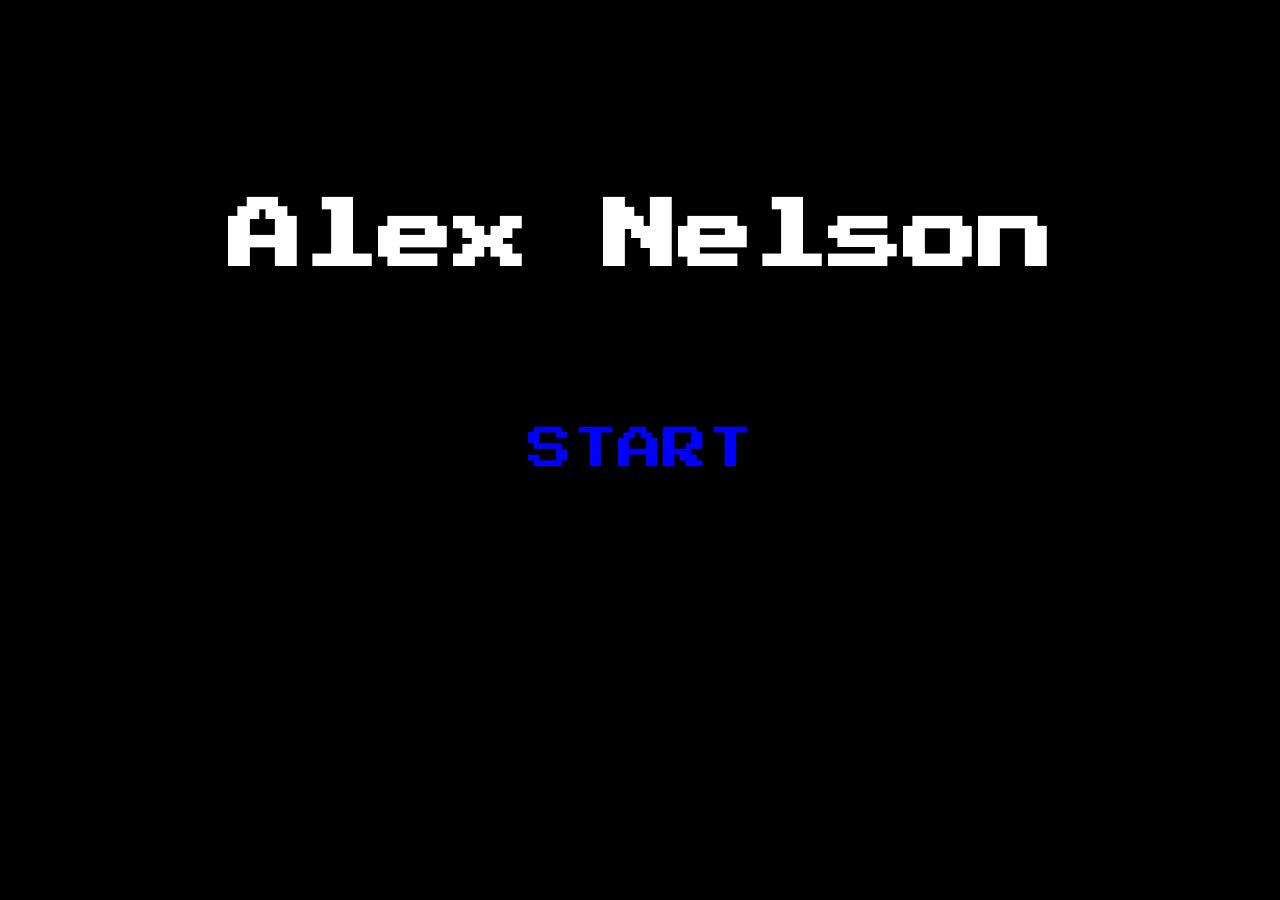
<file: index.html>
<!DOCTYPE html>
<html lang="en">
<head>
    <meta charset="UTF-8">
    <meta name="viewport" content="width=device-width, initial-scale=1.0">
    <title>Alex Nelson</title>
    <link rel="stylesheet" href="css/style.css">
</head>
<body>
    <div id="wrapper">
        <header>
            <h1 id="alex">Alex Nelson</h1>
        </header>
        <main>
            <ul class="menu">
                <li id="start"><a href="menu.html">START</a></li>
            </ul>
        </main>
        <footer>
            
        </footer>
    </div>
</body>
</html>
</file>
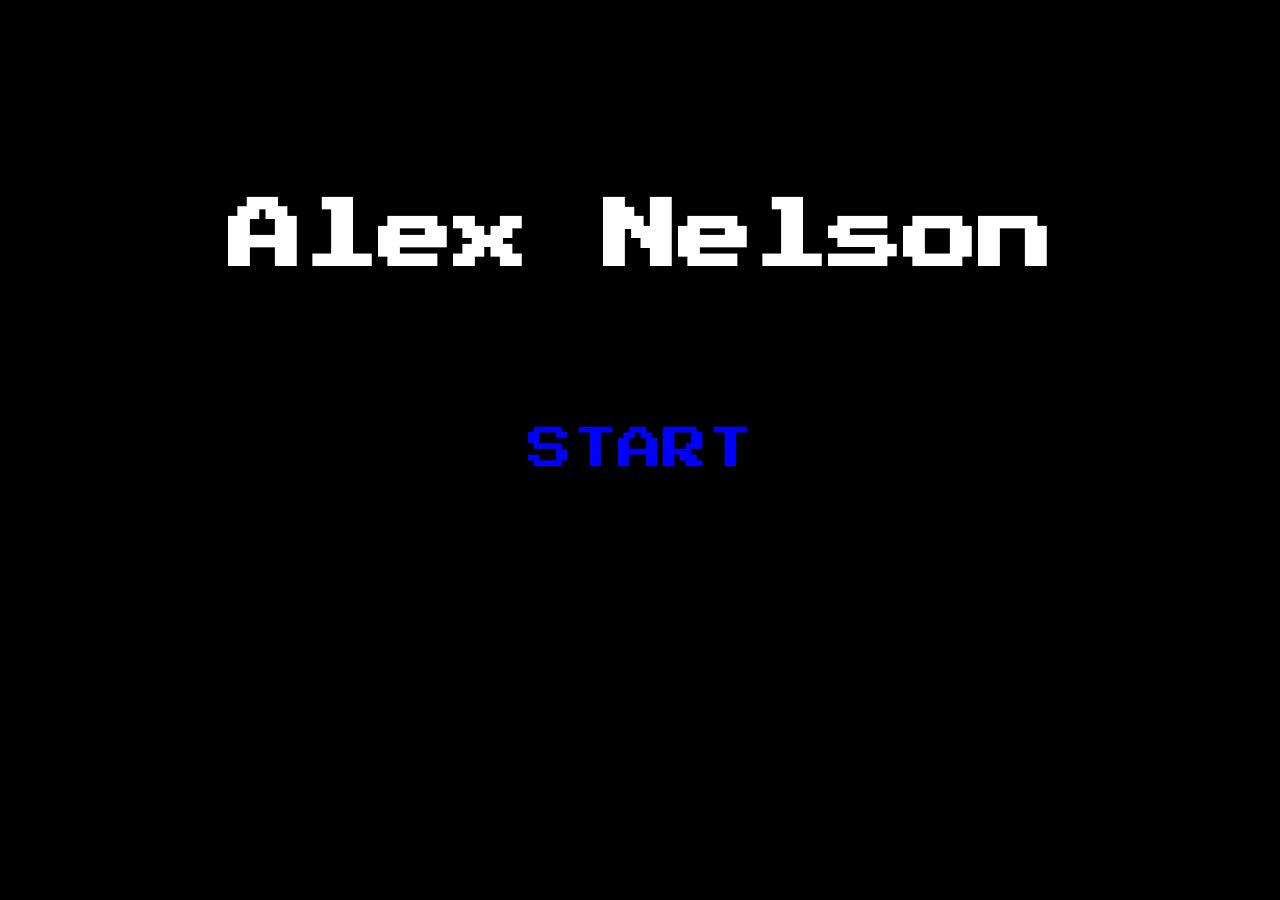
<file: Class Portfolio/index.html>
<!DOCTYPE html>
<html lang="en">
<head>
    <meta charset="UTF-8">
    <meta name="viewport" content="width=device-width, initial-scale=1.0">
    <title>Alex Nelson</title>
    <link rel="stylesheet" href="css/portfolio.css">
</head>
<body>
    <div id="wrapper">
        <header>
            <h1 id="alex">Alex Nelson</h1>
        </header>
        <main>
            <ul class="menu">
                <li id="start"><a href="menu.html">START</a></li>
            </ul>
        </main>
        <footer>
            
        </footer>
    </div>
</body>
</html>
</file>
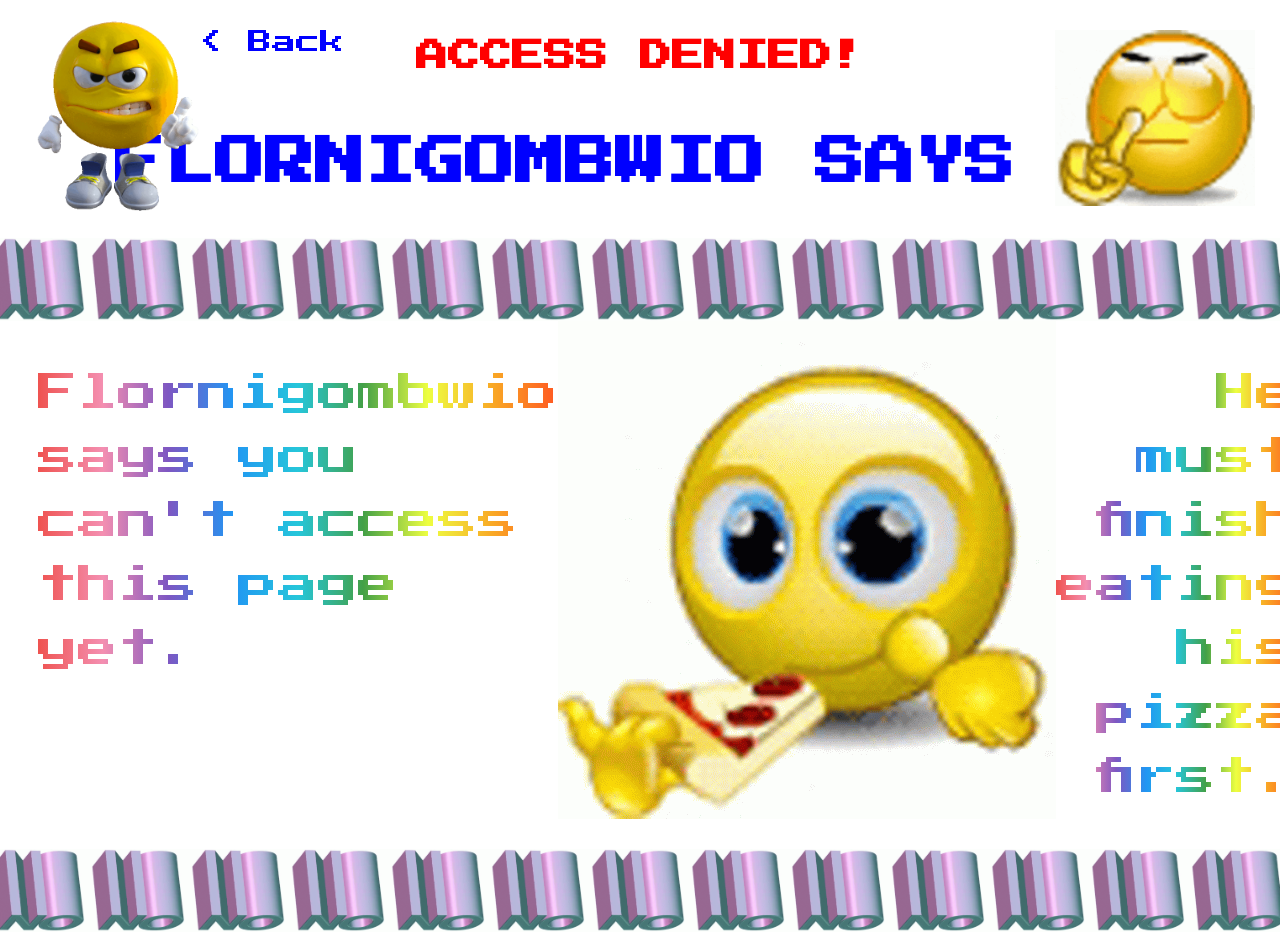
<file: ACCESSDENIED.html>
<!DOCTYPE html>
<html lang="en" onclick="document.getElementById('audio').play();">
<head>
    <meta charset="UTF-8">
    <meta name="viewport" content="width=device-width, initial-scale=1.0">
    <title>ACCESS DENIED</title>
    <link rel="stylesheet" href="css/style.css">
</head>
<body id="white">
    <div id="wrapper">
        <header>
            <h1 id="ad">ACCESS DENIED!</h1>
            <nav>
                <a id="back" href="menu.html">&lt Back</a>
            </nav>
        </header>
        <main>

            <img id="finger1" src="images/no-emotiguy.gif" alt="">

            <img id="finger2" src="images/byuntear-meme.gif" alt="">

            <h2 id="flono">FLORNIGOMBWIO SAYS NO</h2>

            <div class="no">
                <img src="images/NO.gif" alt="">
                <img src="images/NO.gif" alt="">
                <img src="images/NO.gif" alt="">
                <img src="images/NO.gif" alt="">
                <img src="images/NO.gif" alt="">
                <img src="images/NO.gif" alt="">
                <img src="images/NO.gif" alt="">
                <img src="images/NO.gif" alt="">
                <img src="images/NO.gif" alt="">
                <img src="images/NO.gif" alt="">
                <img src="images/NO.gif" alt="">
                <img src="images/NO.gif" alt="">
                <img src="images/NO.gif" alt="">
                <img src="images/NO.gif" alt="">
                <img src="images/NO.gif" alt="">
                <img src="images/NO.gif" alt="">
                <img src="images/NO.gif" alt="">
            </div>

            <div id="decree">
                <p id="flotext1">Flornigombwio says you can't access this page yet.</p>
    
                <img id="flo" src="images/flornigombwio.gif" alt="">
    
                <p id="flotext2">He must finish eating his pizza first.</p>
            </div>
      
            <div class="no">
                <img src="images/NO.gif" alt="">
                <img src="images/NO.gif" alt="">
                <img src="images/NO.gif" alt="">
                <img src="images/NO.gif" alt="">
                <img src="images/NO.gif" alt="">
                <img src="images/NO.gif" alt="">
                <img src="images/NO.gif" alt="">
                <img src="images/NO.gif" alt="">
                <img src="images/NO.gif" alt="">
                <img src="images/NO.gif" alt="">
                <img src="images/NO.gif" alt="">
                <img src="images/NO.gif" alt="">
                <img src="images/NO.gif" alt="">
                <img src="images/NO.gif" alt="">
                <img src="images/NO.gif" alt="">
                <img src="images/NO.gif" alt="">
                <img src="images/NO.gif" alt="">
            </div>

            <audio id="audio" src=""
            preload="auto"
            autoplay
            loop></audio>
        </main>
        <footer>
    
        </footer>
    </div>
</body>
</html>
</file>
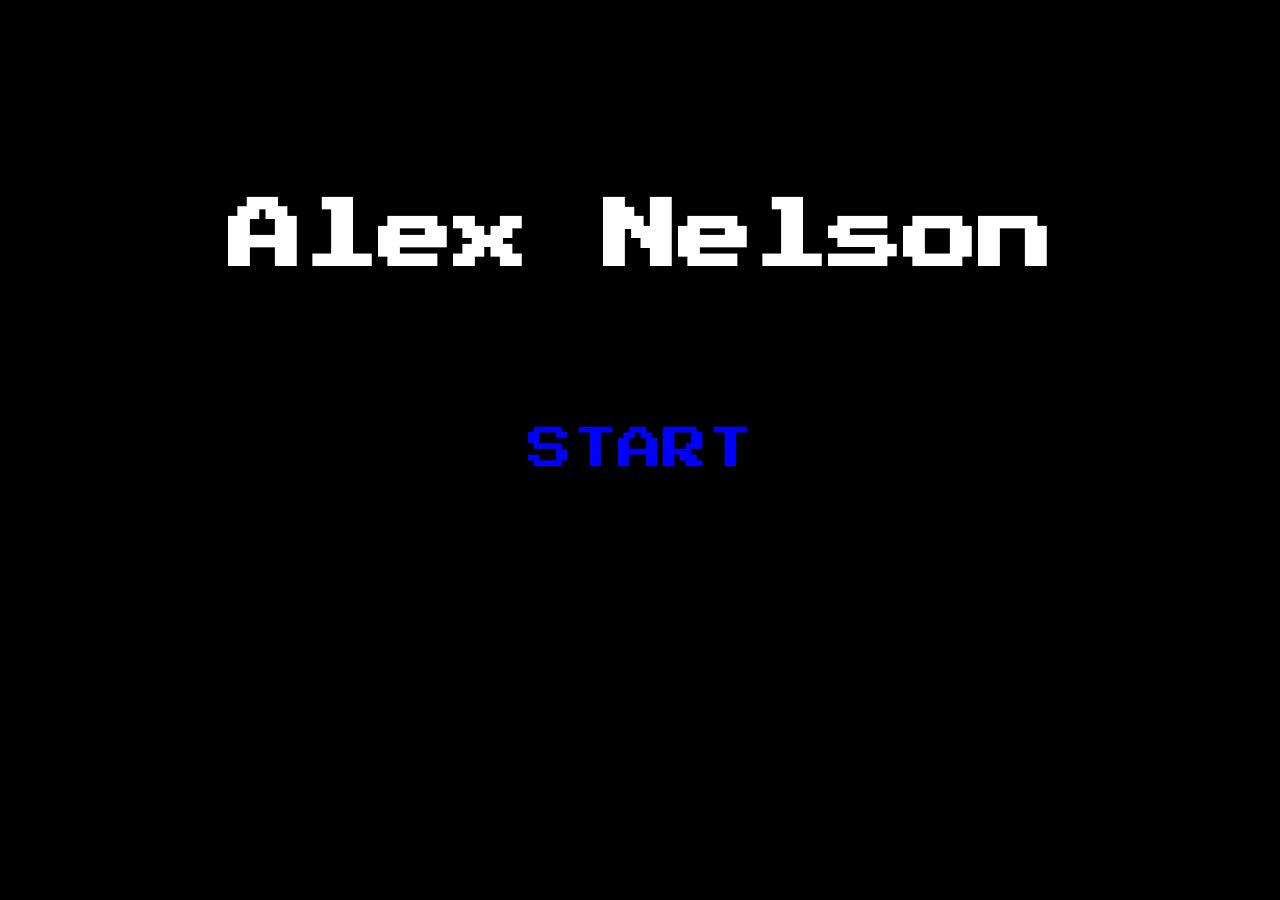
<file: alexnelson.html>
<!DOCTYPE html>
<html lang="en">
<head>
    <meta charset="UTF-8">
    <meta name="viewport" content="width=device-width, initial-scale=1.0">
    <title>Alex Nelson</title>
    <link rel="stylesheet" href="style.css">
</head>
<body>
    <div id="wrapper">
        <header>
            <h1 id="alex">Alex Nelson</h1>
        </header>
        <main>
            <ul class="menu">
                <li id="start"><a href="menu.html">START</a></li>
            </ul>
        </main>
        <footer>
            
        </footer>
    </div>
</body>
</html>
</file>
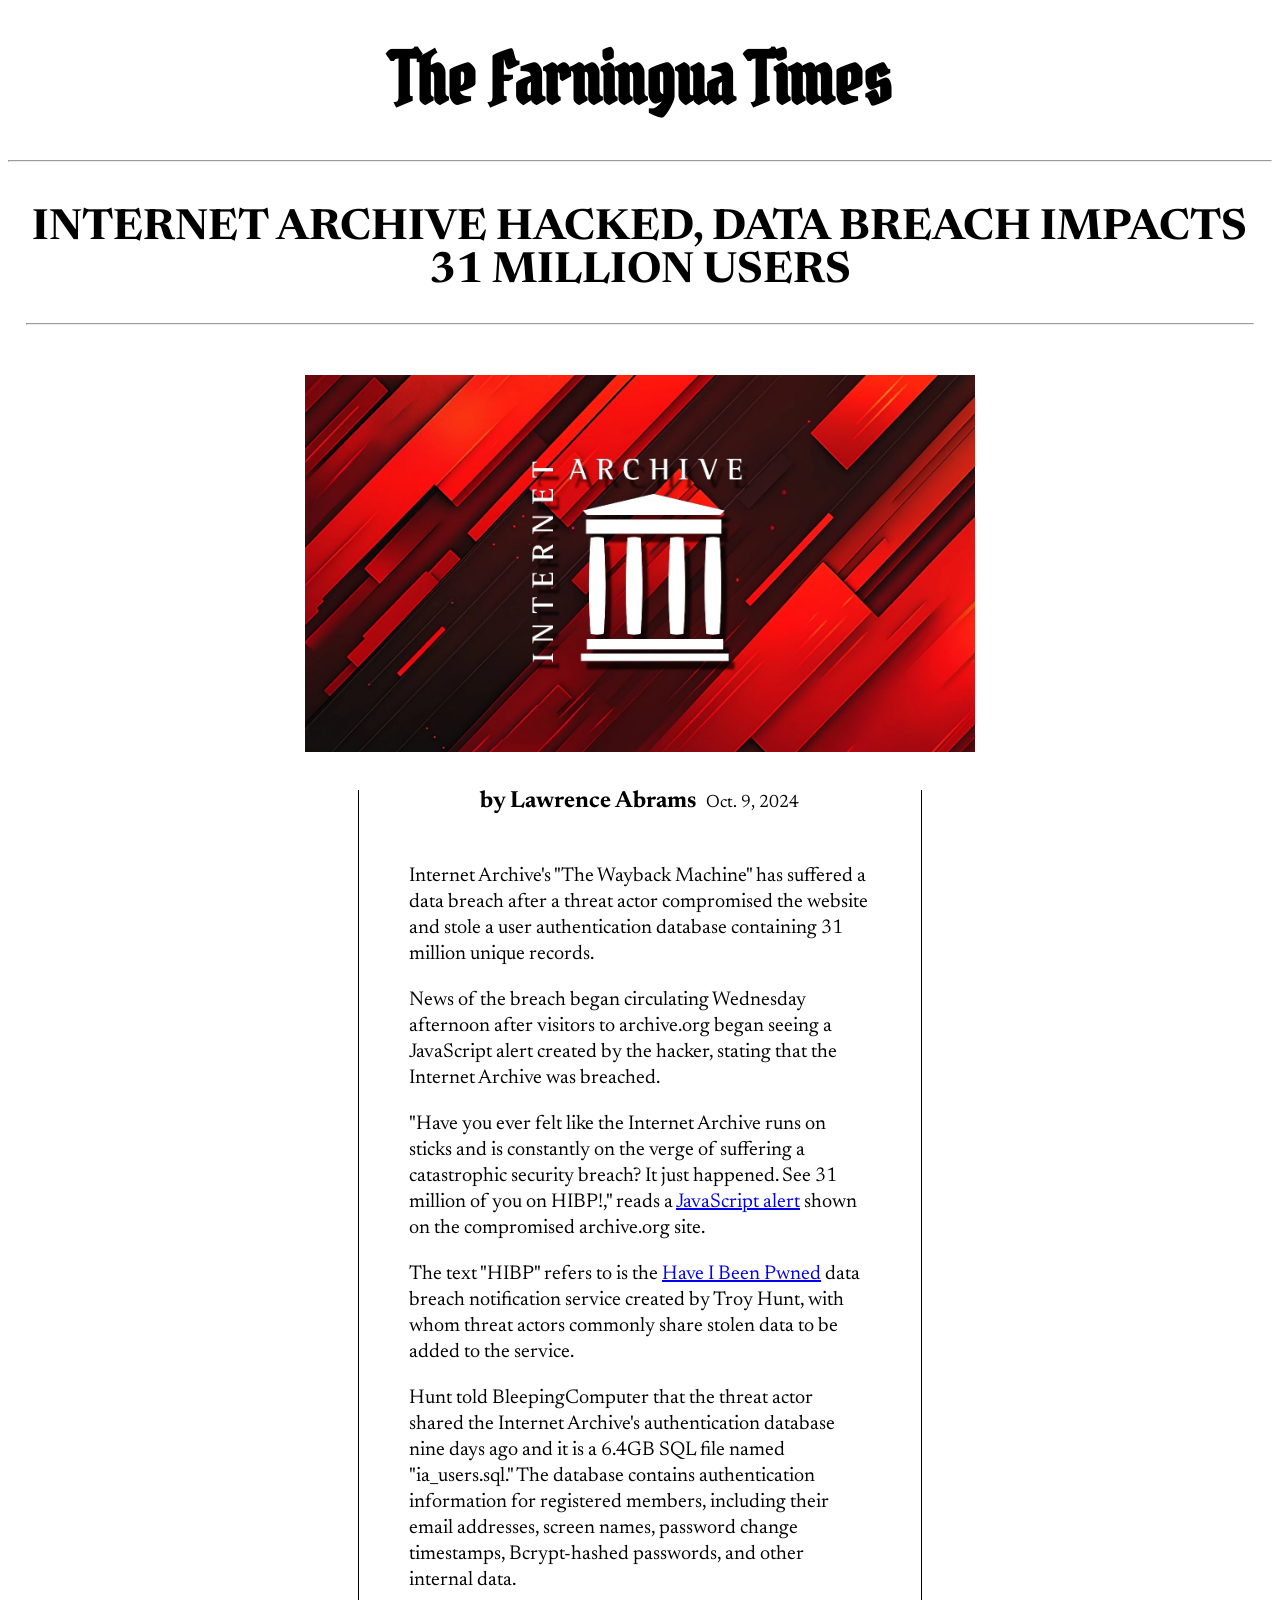
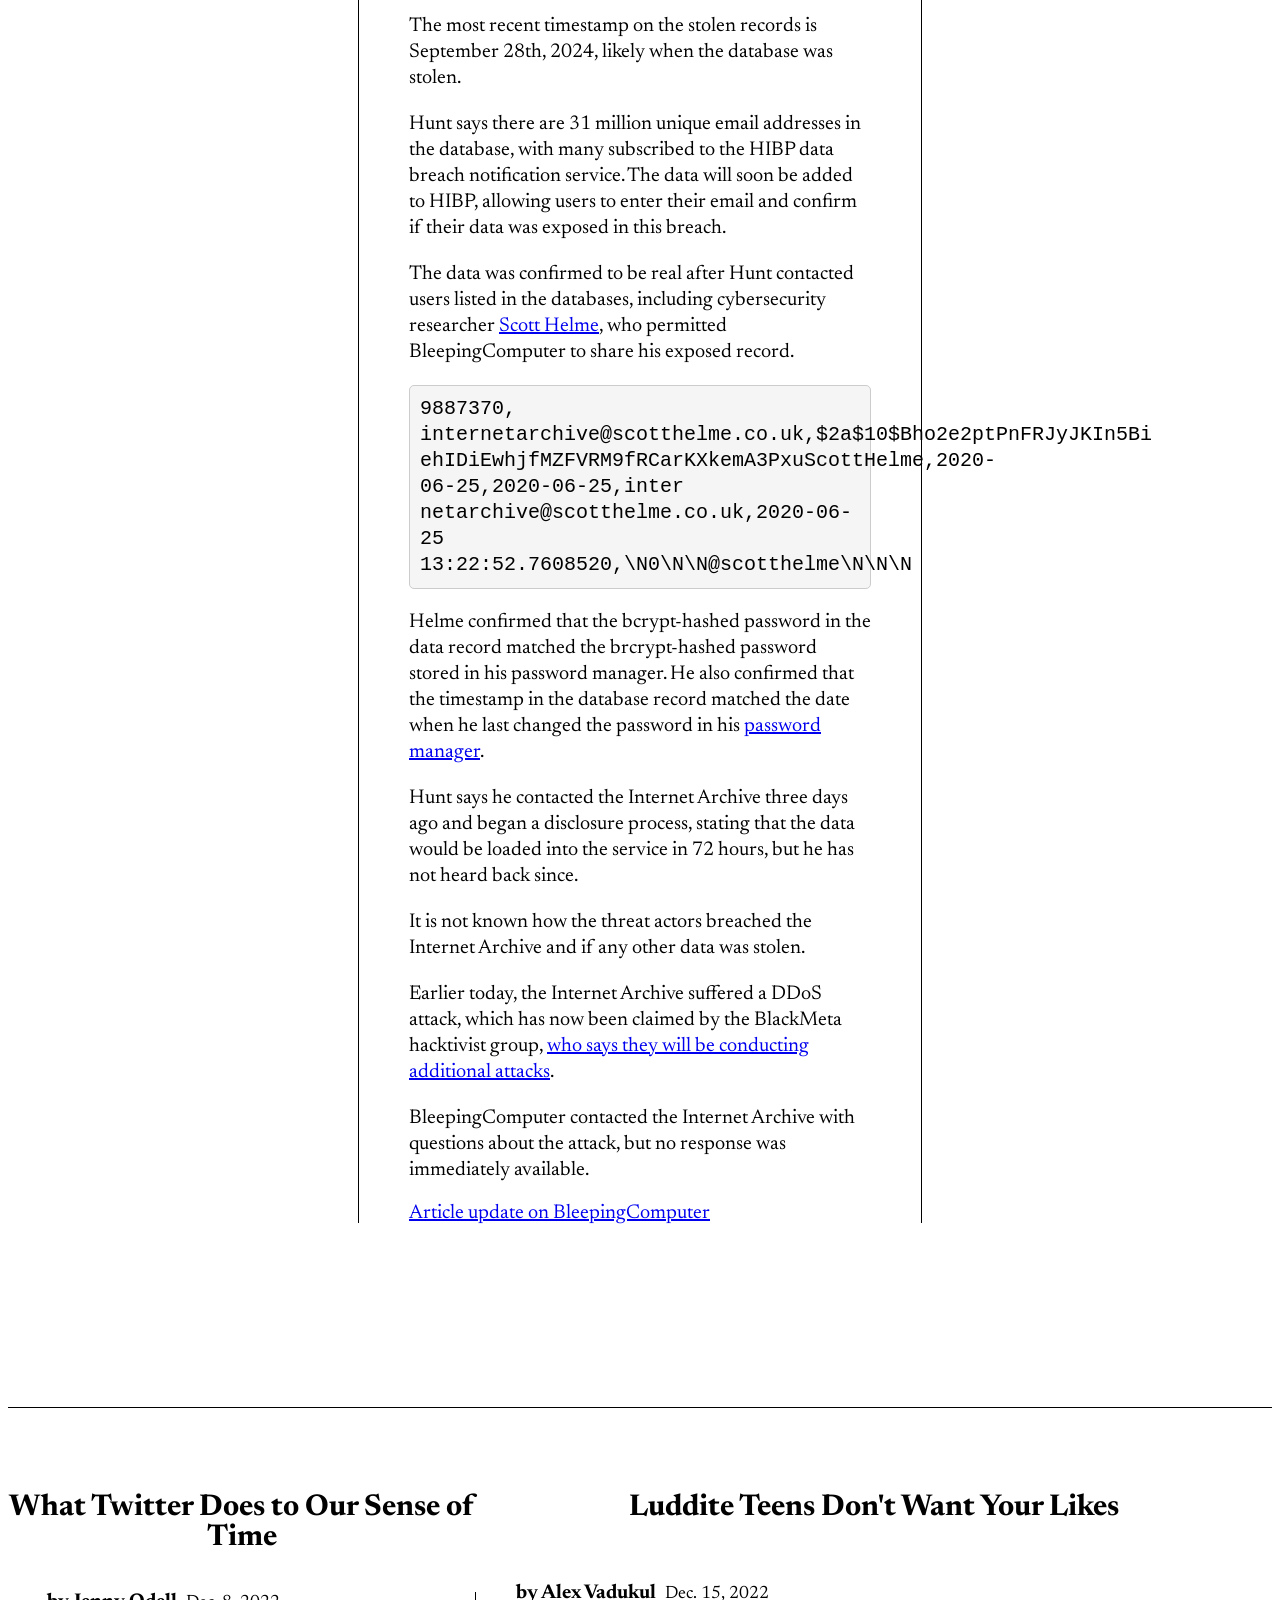
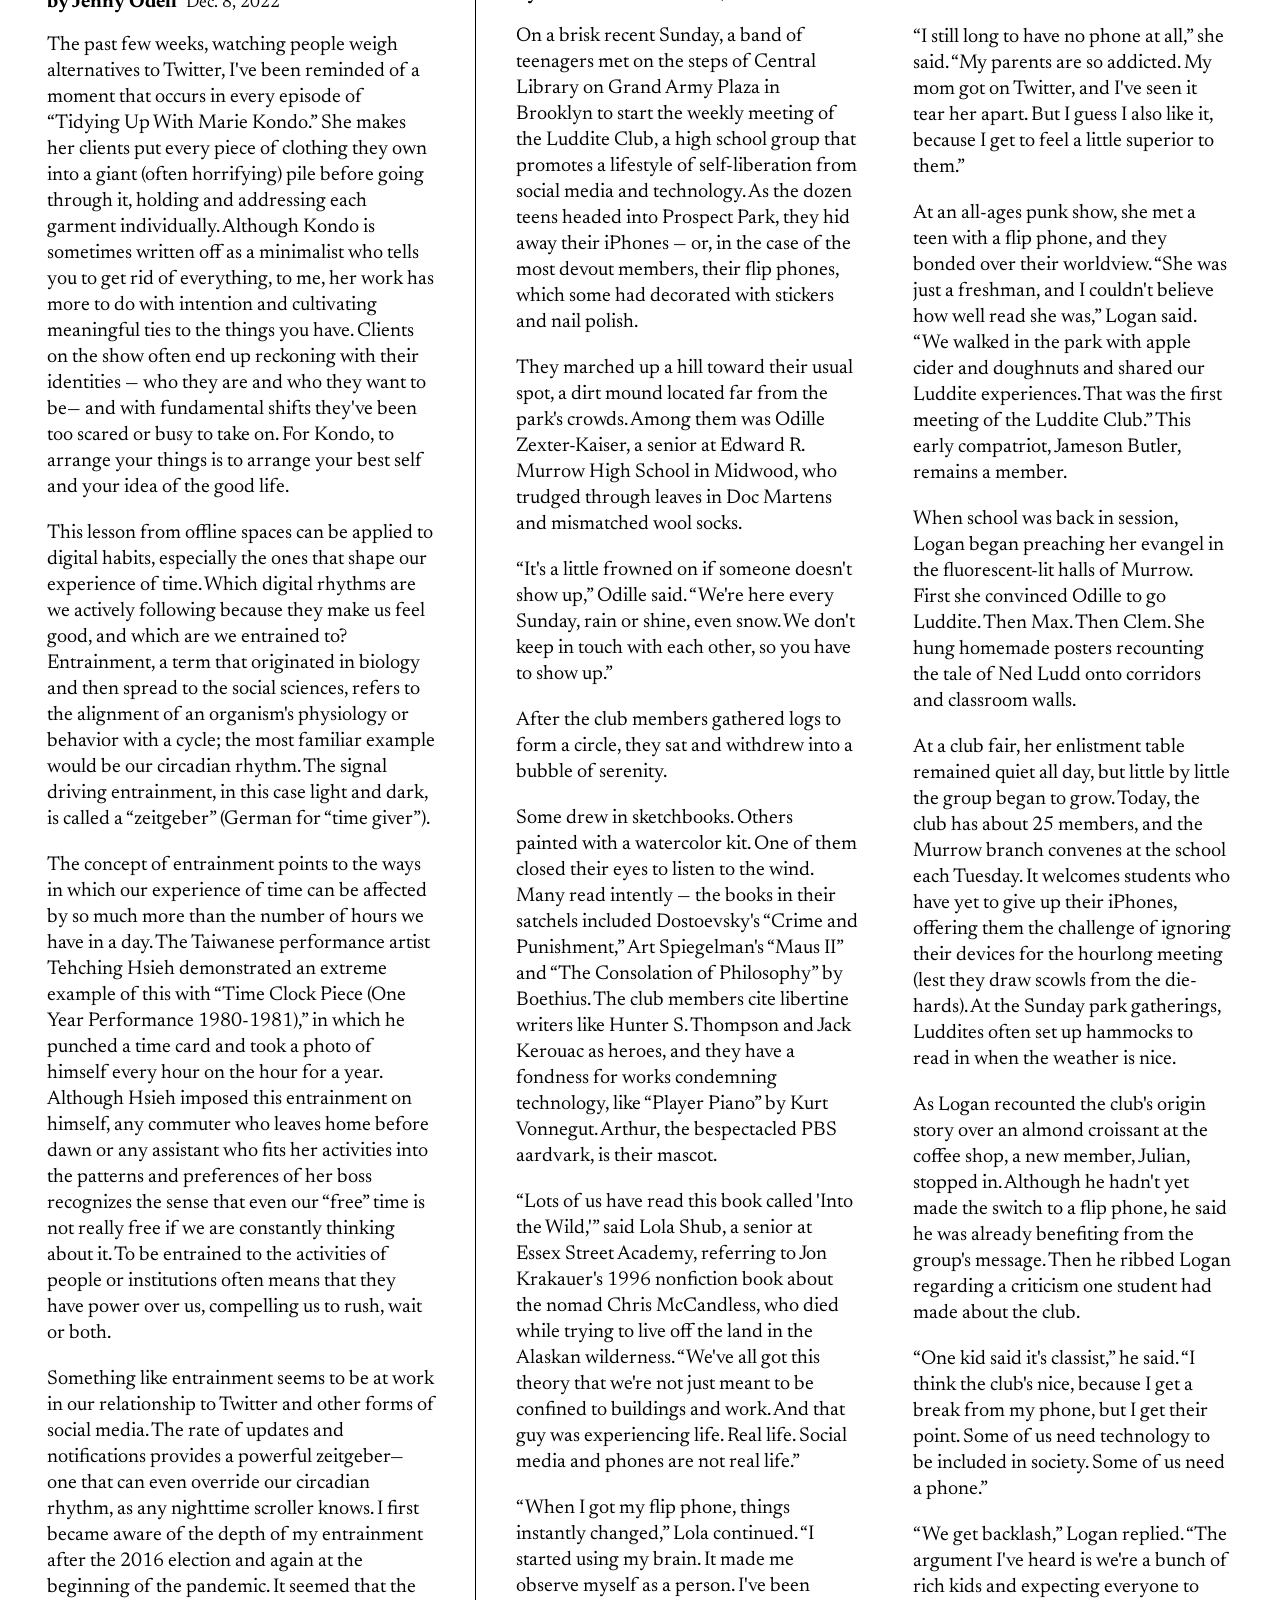
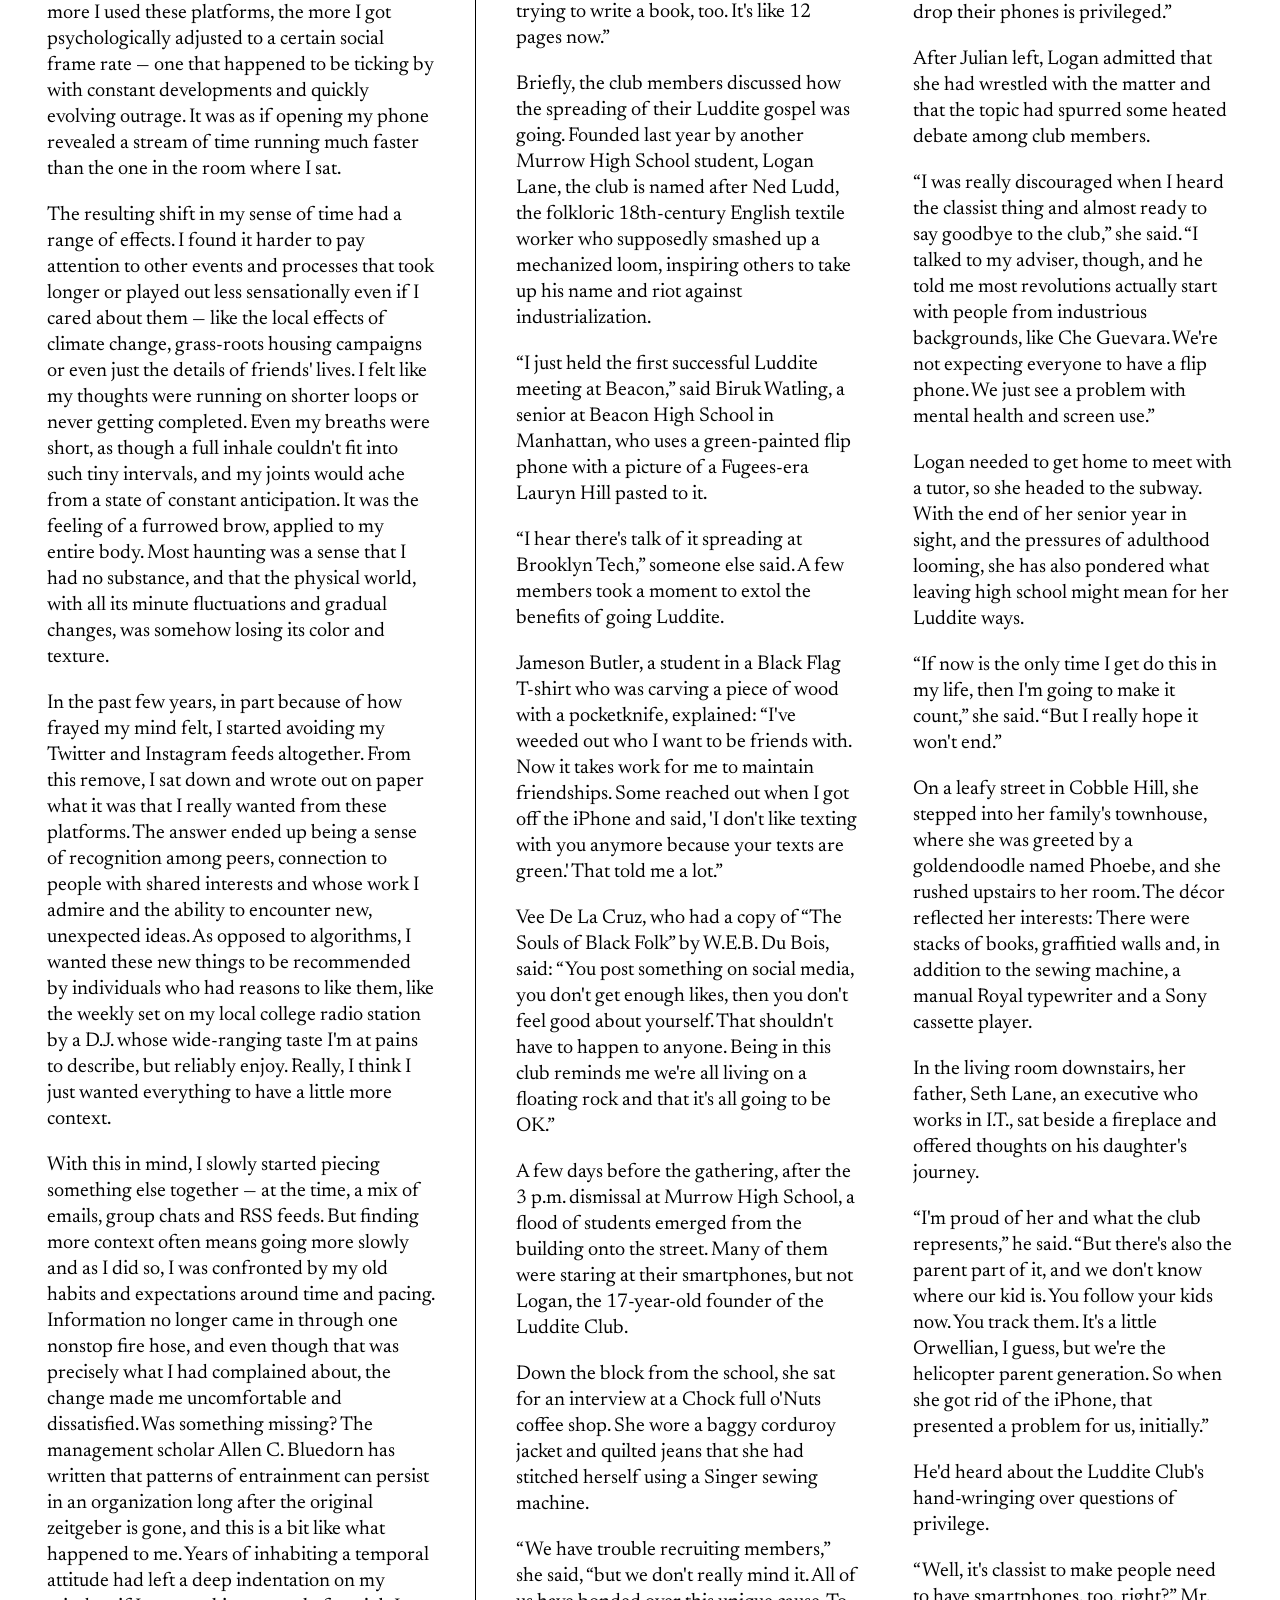
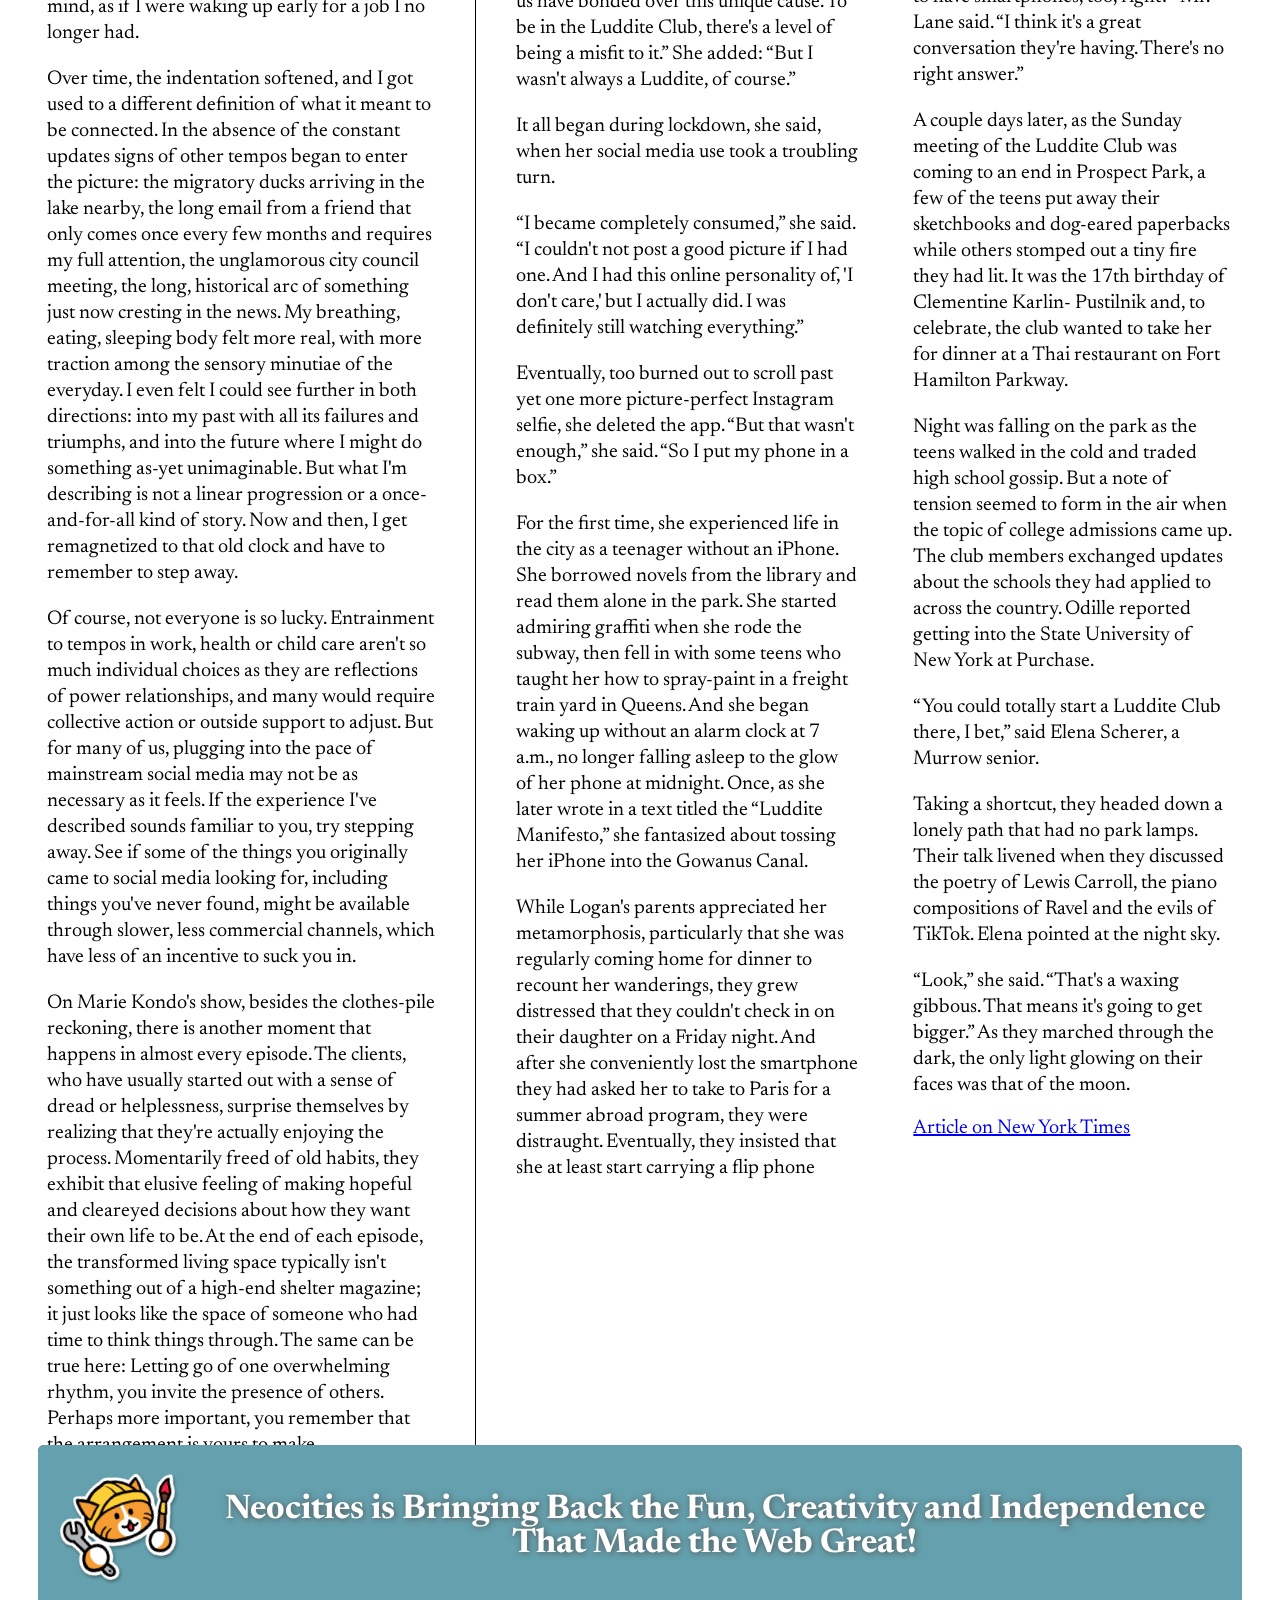
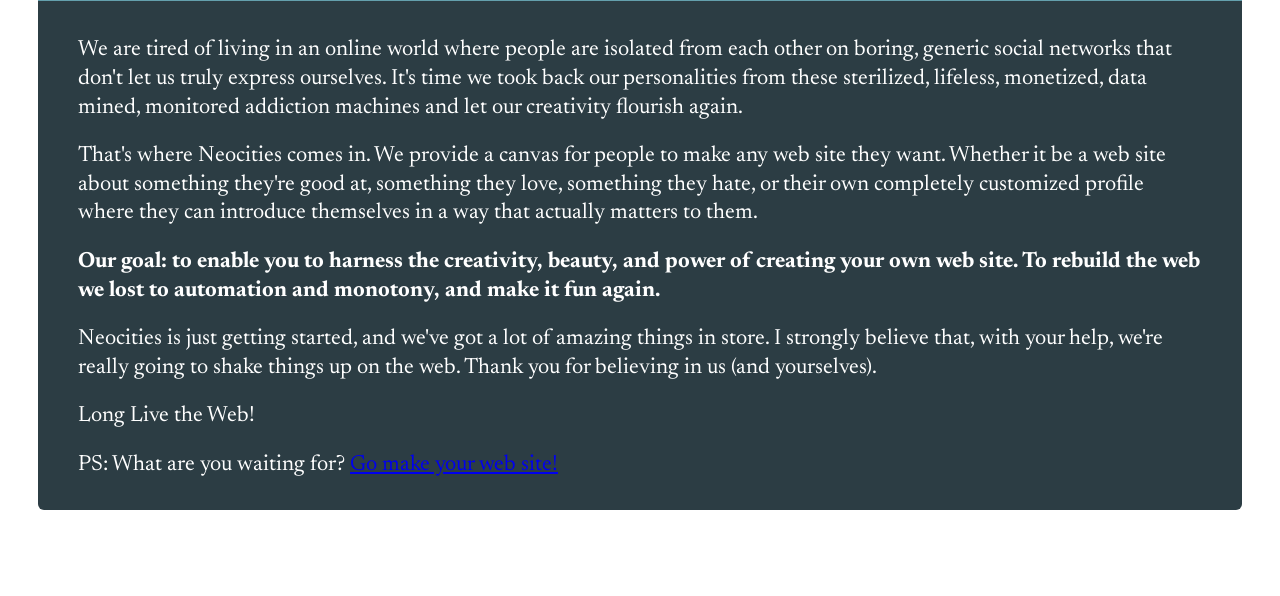
<file: broadsheet.html>
<!DOCTYPE html>
<html lang="en">
<head>
    <meta charset="UTF-8">
    <meta name="viewport" content="width=\, initial-scale=1.0">
    <title>Document</title>
    <link rel="stylesheet" href="css/style2.css">
</head>
<body>
    <header>
        <h1>The Farningua Times</h1>
        <hr>
    </header>

    <main>
        <article id="artone">
            <h2>INTERNET ARCHIVE HACKED, DATA BREACH IMPACTS 31 MILLION USERS</h2>
            
            <hr id="hrone">

            <div id="archive">
                <img src="images/internet-archive.webp" alt="">
            </div>

            <div id="onemgn">
                <h3>by Lawrence Abrams <time datetime="2022-12-15">Oct. 9, 2024</time></h3>
    
                <p>Internet Archive's "The Wayback Machine" has suffered a data breach after a threat actor compromised the website and stole a user authentication         database containing 31 million unique records.</p>
                    
                <p>News of the breach began circulating Wednesday afternoon after visitors to archive.org began seeing a JavaScript alert created by the hacker, stating that the Internet Archive was breached.</p>
                    
                <p>"Have you ever felt like the Internet Archive runs on sticks and is constantly on the verge of suffering a catastrophic security breach? It just happened. See 31 million of you on HIBP!," reads a <a href="https://www.bleepstatic.com/images/news/security/d/data-breaches/w/wayback-machine/js-alert.jpg">JavaScript alert</a> shown on the compromised archive.org site.</p>
    
                <p>The text "HIBP" refers to is the <a href="https://haveibeenpwned.com">Have I Been Pwned</a> data breach notification service created by Troy Hunt, with whom threat actors commonly share stolen data to be added to the service.</p>
    
                <p>Hunt told BleepingComputer that the threat actor shared the Internet Archive's authentication database nine days ago and it is a 6.4GB SQL file named "ia_users.sql." The database contains authentication information for registered members, including their email addresses, screen names, password change timestamps, Bcrypt-hashed passwords, and other internal data.</p>
                    
               <p>The most recent timestamp on the stolen records is September 28th, 2024, likely when the database was stolen.</p>
                    
                <p>Hunt says there are 31 million unique email addresses in the database, with many subscribed to the HIBP data breach notification service. The data will soon be added to HIBP, allowing users to enter their email and confirm if their data was exposed in this breach.</p>
                    
                <p>The data was confirmed to be real after Hunt contacted users listed in the databases, including cybersecurity researcher <a href="https://scotthelme.co.uk/">Scott Helme</a>, who permitted BleepingComputer to share his exposed record.</p>
                    
                <p class="code"><code>9887370, internetarchive@scotthelme.co.uk,$2a$10$Bho2e2ptPnFRJyJKIn5Bi ehIDiEwhjfMZFVRM9fRCarKXkemA3PxuScottHelme,2020-06-25,2020-06-25,inter netarchive@scotthelme.co.uk,2020-06-25 13:22:52.7608520,\N0\N\N@scotthelme\N\N\N</code></p>
    
                <p>Helme confirmed that the bcrypt-hashed password in the data record matched the brcrypt-hashed password stored in his password manager. He also confirmed that the timestamp in the database record matched the date when he last changed the password in his <a href="https://www.bleepstatic.com/images/news/security/d/data-breaches/w/wayback-machine/helme-password-entry.jpg">password manager</a>.</p>
    
                <p>Hunt says he contacted the Internet Archive three days ago and began a disclosure process, stating that the data would be loaded into the service in 72 hours, but he has not heard back since.</p>
    
                <p>It is not known how the threat actors breached the Internet Archive and if any other data was stolen.</p>
    
                <p>Earlier today, the Internet Archive suffered a DDoS attack, which has now been claimed by the BlackMeta hacktivist group, <a href="https://www.bleepstatic.com/images/news/security/d/data-breaches/w/wayback-machine/tweet.jpg">who says they will be conducting additional attacks</a>.</p>
    
                <p>BleepingComputer contacted the Internet Archive with questions about the attack, but no response was immediately available.</p>
    
                <a href="https://www.bleepingcomputer.com/news/security/internet-archive-hacked-data-breach-impacts-31-million-users/">Article update on BleepingComputer</a>
            </div>

        </article>

        <article id="arttwo">
            <h2>What Twitter Does to Our Sense of Time</h2>

            <div id="twomgn">
                <h3>by Jenny Odell <time datetime="2022-12-15">Dec. 8, 2022</time></h3>
    
                <p>The past few weeks, watching people weigh alternatives to Twitter, I've been reminded of a moment that occurs in every episode of “Tidying Up With Marie Kondo.” She makes her clients put every piece of clothing they own into a giant (often horrifying) pile before going through it, holding and addressing each garment individually. Although Kondo is sometimes written off as a minimalist who tells you to get rid of everything, to me, her work has more to do with intention and cultivating meaningful ties to the things you have. Clients on the show often end up reckoning with their identities — who they are and who they want to be— and with fundamental shifts they've been too scared or busy to take on. For Kondo, to arrange your things is to arrange your best self and your idea of the good life.</p>
    
                <p>This lesson from offline spaces can be applied to digital habits, especially the ones that shape our experience of time. Which digital rhythms are we actively following because they make us feel good, and which are we entrained to? Entrainment, a term that originated in biology and then spread to the social sciences, refers to the alignment of an organism's physiology or behavior with a cycle; the most familiar example would be our circadian rhythm. The signal driving entrainment, in this case light and dark, is called a “zeitgeber” (German for “time giver”).</p>
    
                <p>The concept of entrainment points to the ways in which our experience of time can be affected by so much more than the number of hours we have in a day. The Taiwanese performance artist Tehching Hsieh demonstrated an extreme example of this with “Time Clock Piece (One Year Performance 1980-1981),” in which he punched a time card and took a photo of himself every hour on the hour for a year. Although Hsieh imposed this entrainment on himself, any commuter who leaves home before dawn or any assistant who fits her activities into the patterns and preferences of her boss recognizes the sense that even our “free” time is not really free if we are constantly thinking about it. To be entrained to the activities of people or institutions often means that they have power over us, compelling us to rush, wait or both.</p>
    
                <p>Something like entrainment seems to be at work in our relationship to Twitter and other forms of social media. The rate of updates and notifications provides a powerful zeitgeber— one that can even override our circadian rhythm, as any nighttime scroller knows. I first became aware of the depth of my entrainment after the 2016 election and again at the beginning of the pandemic. It seemed that the more I used these platforms, the more I got psychologically adjusted to a certain social frame rate — one that happened to be ticking by with constant developments and quickly evolving outrage. It was as if opening my phone revealed a stream of time running much faster than the one in the room where I sat.</p> 
    
                <p>The resulting shift in my sense of time had a range of effects. I found it harder to pay attention to other events and processes that took longer or played out less sensationally even if I cared about them — like the local effects of climate change, grass-roots housing campaigns or even just the details of friends' lives. I felt like my thoughts were running on shorter loops or never getting completed. Even my breaths were short, as though a full inhale couldn't fit into such tiny intervals, and my joints would ache from a state of constant anticipation. It was the feeling of a furrowed brow, applied to my entire body. Most haunting was a sense that I had no substance, and that the physical world, with all its minute fluctuations and gradual changes, was somehow losing its color and texture.</p>
    
                <p>In the past few years, in part because of how frayed my mind felt, I started avoiding my Twitter and Instagram feeds altogether. From this remove, I sat down and wrote out on paper what it was that I really wanted from these platforms. The answer ended up being a sense of recognition among peers, connection to people with shared interests and whose work I admire and the ability to encounter new, unexpected ideas. As opposed to algorithms, I wanted these new things to be recommended by individuals who had reasons to like them, like the weekly set on my local college radio station by a D.J. whose wide-ranging taste I'm at pains to describe, but reliably enjoy. Really, I think I just wanted everything to have a little more context.</p>
    
                <p>With this in mind, I slowly started piecing something else together — at the time, a mix of emails, group chats and RSS feeds. But finding more context often means going more slowly and as I did so, I was confronted by my old habits and expectations around time and pacing. Information no longer came in through one nonstop fire hose, and even though that was precisely what I had complained about, the change made me uncomfortable and dissatisfied. Was something missing? The management scholar Allen C. Bluedorn has written that patterns of entrainment can persist in an organization long after the original zeitgeber is gone, and this is a bit like what happened to me. Years of inhabiting a temporal attitude had left a deep indentation on my mind, as if I were waking up early for a job I no longer had.</p>
    
                <p>Over time, the indentation softened, and I got used to a different definition of what it meant to be connected. In the absence of the constant updates signs of other tempos began to enter the picture: the migratory ducks arriving in the lake nearby, the long email from a friend that only comes once every few months and requires my full attention, the unglamorous city council meeting, the long, historical arc of something just now cresting in the news. My breathing, eating, sleeping body felt more real, with more traction among the sensory minutiae of the everyday. I even felt I could see further in both directions: into my past with all its failures and triumphs, and into the future where I might do something as-yet unimaginable. But what I'm describing is not a linear progression or a once-and-for-all kind of story. Now and then, I get remagnetized to that old clock and have to remember to step away.</p>
    
                <p>Of course, not everyone is so lucky. Entrainment to tempos in work, health or child care aren't so much individual choices as they are reflections of power relationships, and many would require collective action or outside support to adjust. But for many of us, plugging into the pace of mainstream social media may not be as necessary as it feels. If the experience I've described sounds familiar to you, try stepping away. See if some of the things you originally came to social media looking for, including things you've never found, might be available through slower, less commercial channels, which have less of an incentive to suck you in.</p>
    
                <p>On Marie Kondo's show, besides the clothes-pile reckoning, there is another moment that happens in almost every episode. The clients, who have usually started out with a sense of dread or helplessness, surprise themselves by realizing that they're actually enjoying the process. Momentarily freed of old habits, they exhibit that elusive feeling of making hopeful and cleareyed decisions about how they want their own life to be. At the end of each episode, the transformed living space typically isn't something out of a high-end shelter magazine; it just looks like the space of someone who had time to think things through. The same can be true here: Letting go of one overwhelming rhythm, you invite the presence of others. Perhaps more important, you remember that the arrangement is yours to make.</p>
                
                <a href="https://www.nytimes.com/2022/12/08/opinion/twitter-odell-time.html">Article on New York Times</a>
            </div>
        </article>

        <article id="artthree">
            <h2>Luddite Teens Don't Want Your Likes </h2>
            
            <div id="threept1">

                <h3>by Alex Vadukul <time datetime="2022-12-15">Dec. 15, 2022</time></h3>
                
                <p>On a brisk recent Sunday, a band of teenagers met on the steps of Central Library on Grand Army Plaza in Brooklyn to start the weekly meeting of the Luddite Club, a high school group that promotes a lifestyle of self-liberation from social media and technology. As the dozen teens headed into Prospect Park, they hid away their iPhones — or, in the case of the most devout members, their flip phones, which some had decorated with stickers and nail polish.</p>
    
                <p>They marched up a hill toward their usual spot, a dirt mound located far from the park's crowds. Among them was Odille Zexter-Kaiser, a senior at Edward R. Murrow High School in Midwood, who trudged through leaves in Doc Martens and mismatched wool socks.</p>
    
                <p>“It's a little frowned on if someone doesn't show up,” Odille said. “We're here every Sunday, rain or shine, even snow. We don't keep in touch with each other, so you have to show up.”</p>
    
                <p>After the club members gathered logs to form a circle, they sat and withdrew into a bubble of serenity.</p>
    
                <p>Some drew in sketchbooks. Others painted with a watercolor kit. One of them closed their eyes to listen to the wind. Many read intently — the books in their satchels included Dostoevsky's “Crime and Punishment,” Art Spiegelman's “Maus II” and “The Consolation of Philosophy” by Boethius. The club members cite libertine writers like Hunter S. Thompson and Jack Kerouac as heroes, and they have a fondness for works condemning technology, like “Player Piano” by Kurt Vonnegut. Arthur, the bespectacled PBS aardvark, is their mascot.</p>
    
                <p>“Lots of us have read this book called 'Into the Wild,'” said Lola Shub, a senior at Essex Street Academy, referring to Jon Krakauer's 1996 nonfiction book about the nomad Chris McCandless, who died while trying to live off the land in the Alaskan wilderness. “We've all got this theory that we're not just meant to be confined to buildings and work. And that guy was experiencing life. Real life. Social media and phones are not real life.”</p>
    
                <p>“When I got my flip phone, things instantly changed,” Lola continued. “I started using my brain. It made me observe myself as a person. I've been trying to write a book, too. It's like 12 pages now.”</p>
    
                <p>Briefly, the club members discussed how the spreading of their Luddite gospel was going. Founded last year by another Murrow High School student, Logan Lane, the club is named after Ned Ludd, the folkloric 18th-century English textile worker who supposedly smashed up a mechanized loom, inspiring others to take up his name and riot against industrialization.</p>
    
                <p>“I just held the first successful Luddite meeting at Beacon,” said Biruk Watling, a senior at Beacon High School in Manhattan, who uses a green-painted flip phone with a picture of a Fugees-era Lauryn Hill pasted to it.</p>
    
                <p>“I hear there's talk of it spreading at Brooklyn Tech,” someone else said. A few members took a moment to extol the benefits of going Luddite.</p>
    
                <p>Jameson Butler, a student in a Black Flag T-shirt who was carving a piece of wood with a pocketknife, explained: “I've weeded out who I want to be friends with. Now it takes work for me to maintain friendships. Some reached out when I got off the iPhone and said, 'I don't like texting with you anymore because your texts are green.' That told me a lot.”</p>
    
                <p>Vee De La Cruz, who had a copy of “The Souls of Black Folk” by W.E.B. Du Bois, said: “You post something on social media, you don't get enough likes, then you don't feel good about yourself. That shouldn't have to happen to anyone. Being in this club reminds me we're all living on a floating rock and that it's all going to be OK.”</p>
    
                <p>A few days before the gathering, after the 3 p.m. dismissal at Murrow High School, a flood of students emerged from the building onto the street. Many of them were staring at their smartphones, but not Logan, the 17-year-old founder of the Luddite Club.</p>
    
                <p>Down the block from the school, she sat for an interview at a Chock full o'Nuts coffee shop. She wore a baggy corduroy jacket and quilted jeans that she had stitched herself using a Singer sewing machine.</p>
    
                <p>“We have trouble recruiting members,” she said, “but we don't really mind it. All of us have bonded over this unique cause. To be in the Luddite Club, there's a level of being a misfit to it.” She added: “But I wasn't always a Luddite, of course.”</p>
    
                <p>It all began during lockdown, she said, when her social media use took a troubling turn.</p>
    
                <p>“I became completely consumed,” she said. “I couldn't not post a good picture if I had one. And I had this online personality of, 'I don't care,' but I actually did. I was definitely still watching everything.”</p>
    
                <p>Eventually, too burned out to scroll past yet one more picture-perfect Instagram selfie, she deleted the app. “But that wasn't enough,” she said. “So I put my phone in a box.”</p>
    
                <p>For the first time, she experienced life in the city as a teenager without an iPhone. She borrowed novels from the library and read them alone in the park. She started admiring graffiti when she rode the subway, then fell in with some teens who taught her how to spray-paint in a freight train yard in Queens. And she began waking up without an alarm clock at 7 a.m., no longer falling asleep to the glow of her phone at midnight. Once, as she later wrote in a text titled the “Luddite Manifesto,” she fantasized about tossing her iPhone into the Gowanus Canal.</p>
    
                <p>While Logan's parents appreciated her metamorphosis, particularly that she was regularly coming home for dinner to recount her wanderings, they grew distressed that they couldn't check in on their daughter on a Friday night. And after she conveniently lost the smartphone they had asked her to take to Paris for a summer abroad program, they were distraught. Eventually, they insisted that she at least start carrying a flip phone</p>
            </div>
            
            <div id="threept2">
                <p>“I still long to have no phone at all,” she said. “My parents are so addicted. My mom got on Twitter, and I've seen it tear her apart. But I guess I also like it, because I get to feel a little superior to them.”</p>
            
                <p>At an all-ages punk show, she met a teen with a flip phone, and they bonded over their worldview. “She was just a freshman, and I couldn't believe how well read she was,” Logan said. “We walked in the park with apple cider and doughnuts and shared our Luddite experiences. That was the first meeting of the Luddite Club.” This early compatriot, Jameson Butler, remains a member.</p>
    
                <p>When school was back in session, Logan began preaching her evangel in the fluorescent-lit halls of Murrow. First she convinced Odille to go Luddite. Then Max. Then Clem. She hung homemade posters recounting the tale of Ned Ludd onto corridors and classroom walls.</p>
    
                <p>At a club fair, her enlistment table remained quiet all day, but little by little the group began to grow. Today, the club has about 25 members, and the Murrow branch convenes at the school each Tuesday. It welcomes students who have yet to give up their iPhones, offering them the challenge of ignoring their devices for the hourlong meeting (lest they draw scowls from the die-hards). At the Sunday park gatherings, Luddites often set up hammocks to read in when the weather is nice.</p>
    
                <p>As Logan recounted the club's origin story over an almond croissant at the coffee shop, a new member, Julian, stopped in. Although he hadn't yet made the switch to a flip phone, he said he was already benefiting from the group's message. Then he ribbed Logan regarding a criticism one student had made about the club.</p>
                
                <p>“One kid said it's classist,” he said. “I think the club's nice, because I get a break from my phone, but I get their point. Some of us need technology to be included in society. Some of us need a phone.”</p>
    
                <p>“We get backlash,” Logan replied. “The argument I've heard is we're a bunch of rich kids and expecting everyone to drop their phones is privileged.”</p>
    
                <p>After Julian left, Logan admitted that she had wrestled with the matter and that the topic had spurred some heated debate among club members.</p>
    
                <p>“I was really discouraged when I heard the classist thing and almost ready to say goodbye to the club,” she said. “I talked to my adviser, though, and he told me most revolutions actually start with people from industrious backgrounds, like Che Guevara. We're not expecting everyone to have a flip phone. We just see a problem with mental health and screen use.”</p>
    
                <p>Logan needed to get home to meet with a tutor, so she headed to the subway. With the end of her senior year in sight, and the pressures of adulthood looming, she has also pondered what leaving high school might mean for her Luddite ways.</p>
    
                <p>“If now is the only time I get do this in my life, then I'm going to make it count,” she said. “But I really hope it won't end.”</p>
    
                <p>On a leafy street in Cobble Hill, she stepped into her family's townhouse, where she was greeted by a goldendoodle named Phoebe, and she rushed upstairs to her room. The décor reflected her interests: There were stacks of books, graffitied walls and, in addition to the sewing machine, a manual Royal typewriter and a Sony cassette player.</p>
    
                <p>In the living room downstairs, her father, Seth Lane, an executive who works in I.T., sat beside a fireplace and offered thoughts on his daughter's journey.</p>
    
                <p>“I'm proud of her and what the club represents,” he said. “But there's also the parent part of it, and we don't know where our kid is. You follow your kids now. You track them. It's a little Orwellian, I guess, but we're the helicopter parent generation. So when she got rid of the iPhone, that presented a problem for us, initially.”</p>
    
                <p>He'd heard about the Luddite Club's hand-wringing over questions of privilege.</p>
    
                <p>“Well, it's classist to make people need to have smartphones, too, right?” Mr. Lane said. “I think it's a great conversation they're having. There's no right answer.”</p>
    
                <p>A couple days later, as the Sunday meeting of the Luddite Club was coming to an end in Prospect Park, a few of the teens put away their sketchbooks and dog-eared paperbacks while others stomped out a tiny fire they had lit. It was the 17th birthday of Clementine Karlin- Pustilnik and, to celebrate, the club wanted to take her for dinner at a Thai restaurant on Fort Hamilton Parkway.</p>
    
                <p>Night was falling on the park as the teens walked in the cold and traded high school gossip. But a note of tension seemed to form in the air when the topic of college admissions came up. The club members exchanged updates about the schools they had applied to across the country. Odille reported getting into the State University of New York at Purchase.</p>
    
                <p>“You could totally start a Luddite Club there, I bet,” said Elena Scherer, a Murrow senior.</p>
    
                <p>Taking a shortcut, they headed down a lonely path that had no park lamps. Their talk livened when they discussed the poetry of Lewis Carroll, the piano compositions of Ravel and the evils of TikTok. Elena pointed at the night sky.</p>
    
                <p>“Look,” she said. “That's a waxing gibbous. That means it's going to get bigger.” As they marched through the dark, the only light glowing on their faces was that of the moon.</p>
    
                <a href="https://www.nytimes.com/2022/12/15/style/teens-social-media.html">Article on New York Times</a>
            </div>
        </article>

        <article id="artfour">
            <div id="neo">
                <img src="images/cat.png" alt="A cartoon cat wearing a yellow hard hat, holding a wrench and paintbrush, and smiling with its tongue out.">

                <h2>Neocities is Bringing Back the Fun, Creativity and Independence That Made the Web Great!</h2>
            </div>

            <div id="fourmgn">
                <p>We are tired of living in an online world where people are isolated from each other on boring, generic social networks that don't let us truly express ourselves. It's time we took back our personalities from these sterilized, lifeless, monetized, data mined, monitored addiction machines and let our creativity flourish again.</p>
    
                <p>That's where Neocities comes in. We provide a canvas for people to make any web site they want. Whether it be a web site about something they're good at, something they love, something they hate, or their own completely customized profile where they can introduce themselves in a way that actually matters to them.</p>
                
                <p><strong>Our goal: to enable you to harness the creativity, beauty, and power of creating your own web site. To rebuild the web we lost to automation and monotony, and make it fun again.</strong></p>
                
                <p>Neocities is just getting started, and we've got a lot of amazing things in store. I strongly believe that, with your help, we're really going to shake things up on the web. Thank you for believing in us (and yourselves).</p>
                
                <p>Long Live the Web!</p>

                <p>PS: What are you waiting for? <a href="https://neocities.org">Go make your web site!</a></p>
            </div>
        </article>
        <div class="blank">Lorem ipsum dolor sit, amet consectetur adipisicing elit. Rem fuga</div>
    </main>

    <footer>

    </footer>
</body>
</html>
</file>
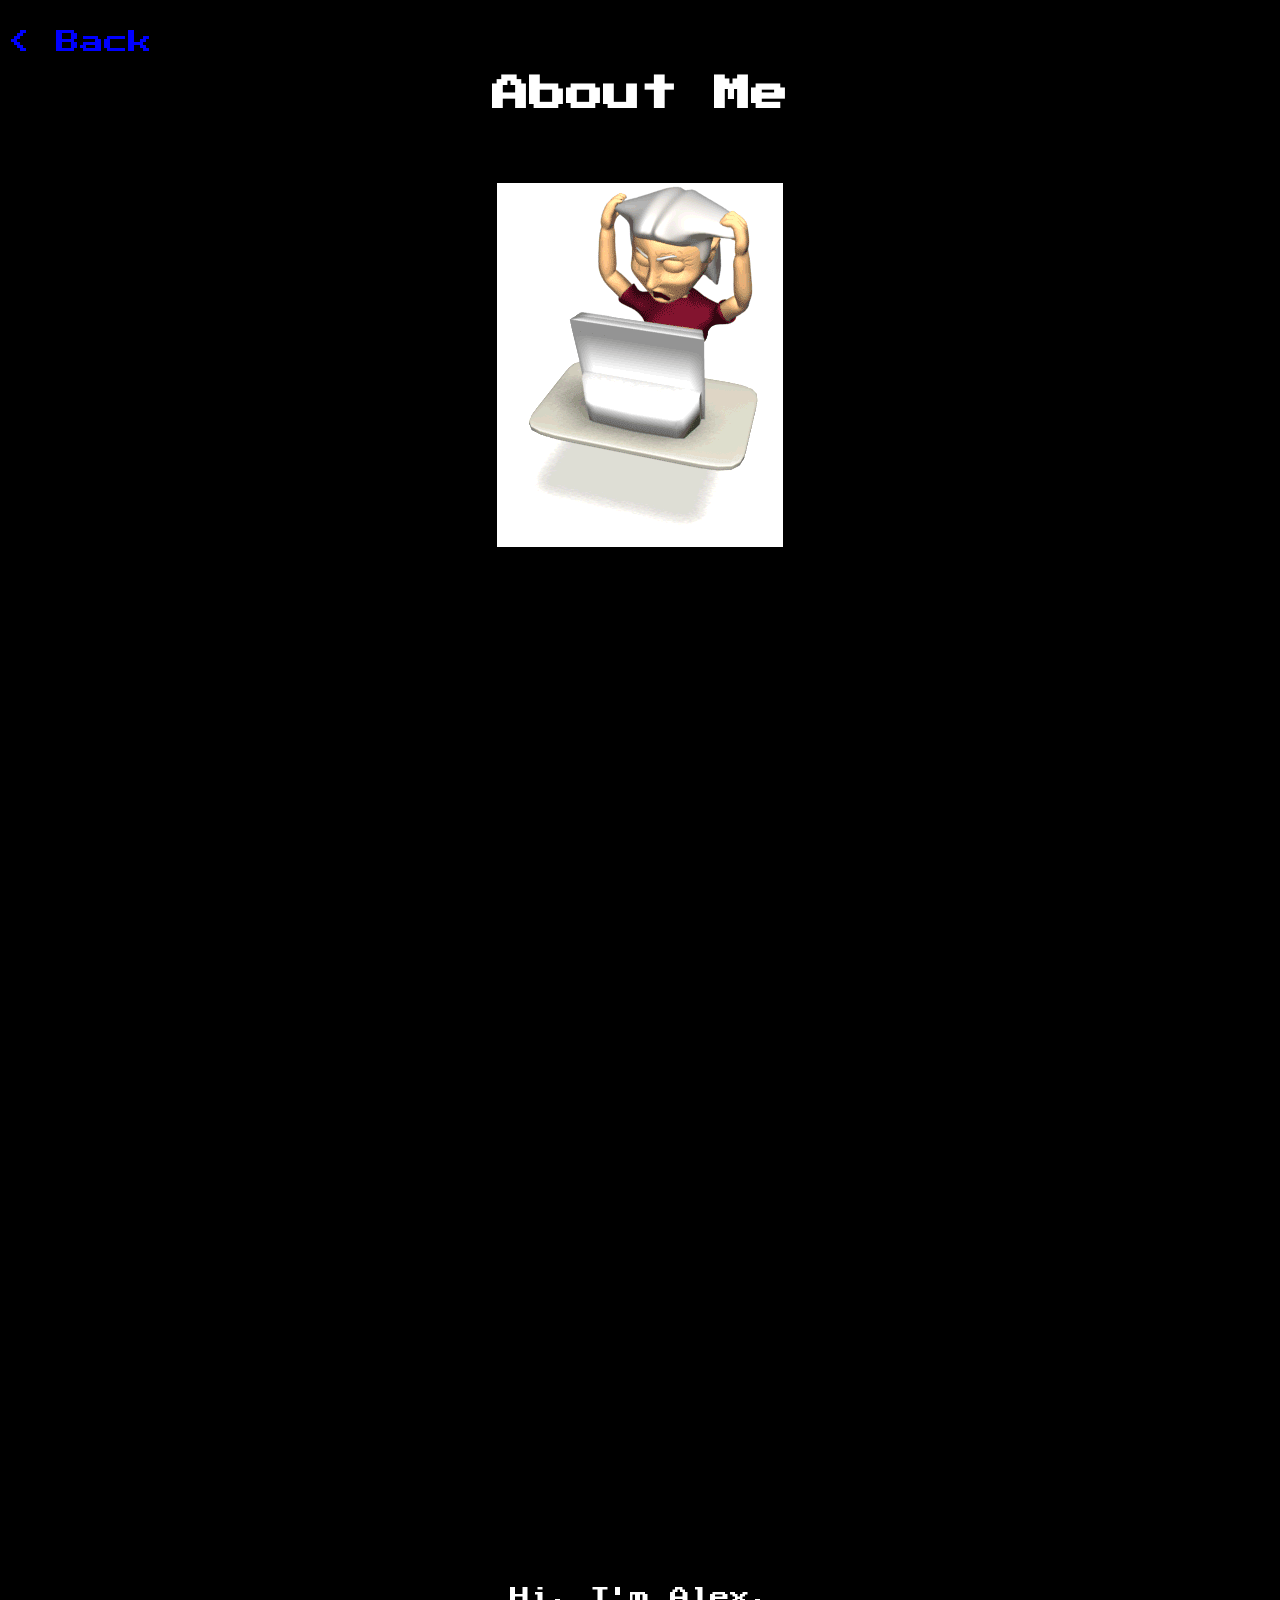
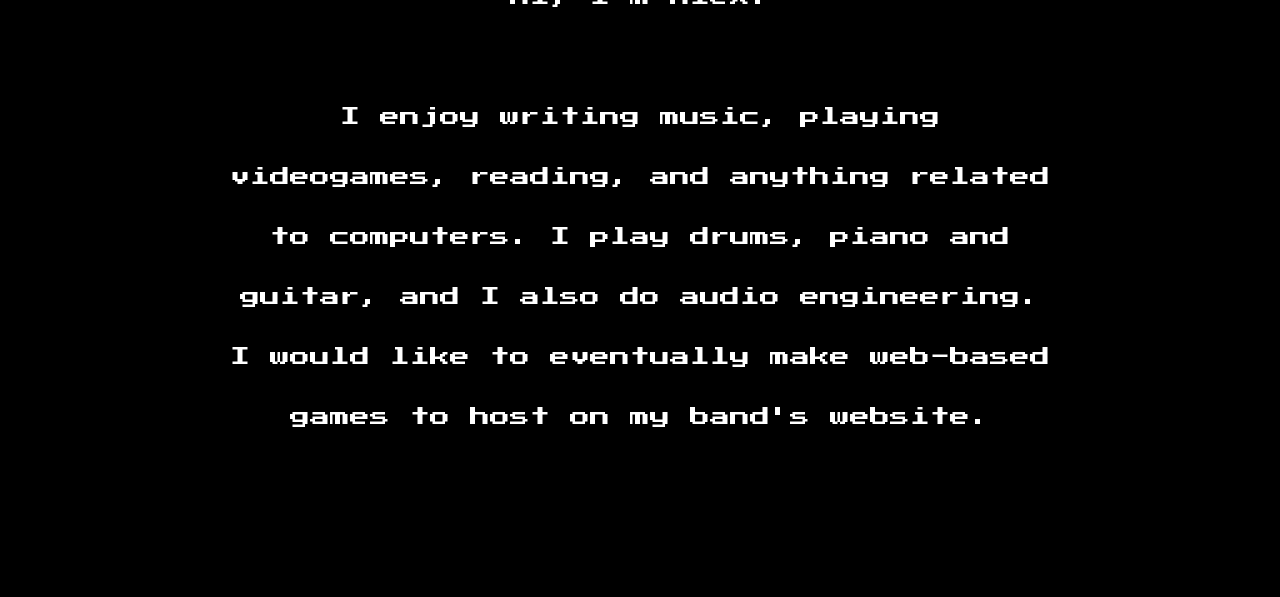
<file: credits.html>
<!DOCTYPE html>
<html lang="en">
<head>
    <meta charset="UTF-8">
    <meta name="viewport" content="width=device-width, initial-scale=1.0">
    <title>About Me</title>
    <link rel="stylesheet" href="css/style.css">
</head>
<body>
    <div id="wrapper">
        <header>
            <nav>
                <a href="menu.html">&lt Back</a>
            </nav>
            <h1 id="abouttitle">About Me</h1>
        </header>
        <main>
            <p class="computer">
                <img src="images/computer.gif" alt="">
            </p>

            <p id="about" class="computer">
                Hi, I'm Alex.
                <br><br> 
                I enjoy writing music, playing videogames, reading, and anything related to computers. I play drums, piano and guitar, and I also do audio engineering. I would like to eventually make web-based games to host on my band's website.
            </p>
        </main>
        <footer>
            
        </footer>
    </div>
</body>
</html>
</file>
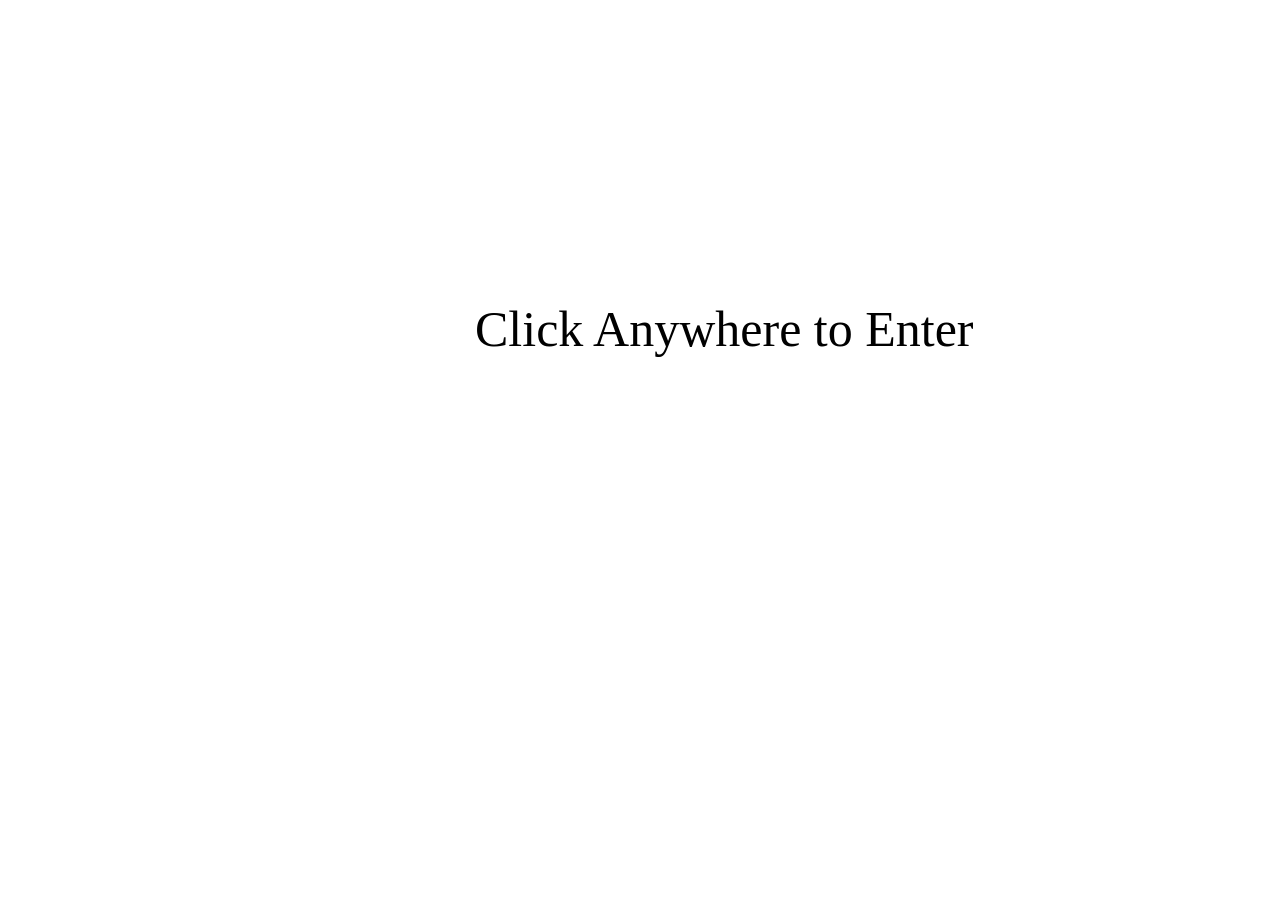
<file: transformationwjs.html>
<!DOCTYPE html>
<html lang="en">
<head>
    <meta charset="UTF-8">
    <meta name="viewport" content="width=device-width, initial-scale=1.0">
    <title>Document</title>
    <link rel="stylesheet" href="css/style3.css">
</head>
<body>
    <main>
        <p id="begin">Click Anywhere to Enter</p>

        <div id="appear">
            <h1>Cool Website</h1>
            <nav>
                <ul>
                    <li id="one"><a href="#">Home</a></li>
                    <li id="two"><a href="#">About</a></li>
                    <li id="three"><a href="#">Products</a></li>
                </ul>
            </nav>

            <ul>
                <li id="one-two"><a href="#">Home</a></li>
                <li id="two-two"><a href="#">About</a></li>
                <li id="three-two"><a href="#">Products</a></li>
            </ul>

            <audio id="slip" src="audio/slip.m4a"></audio>

            <img id="cat" src="images/85120553.jpg.webp" alt="">
        </div>
    </main>

        <script src="javascript/script.js"></script>
</body>
</html>
</file>
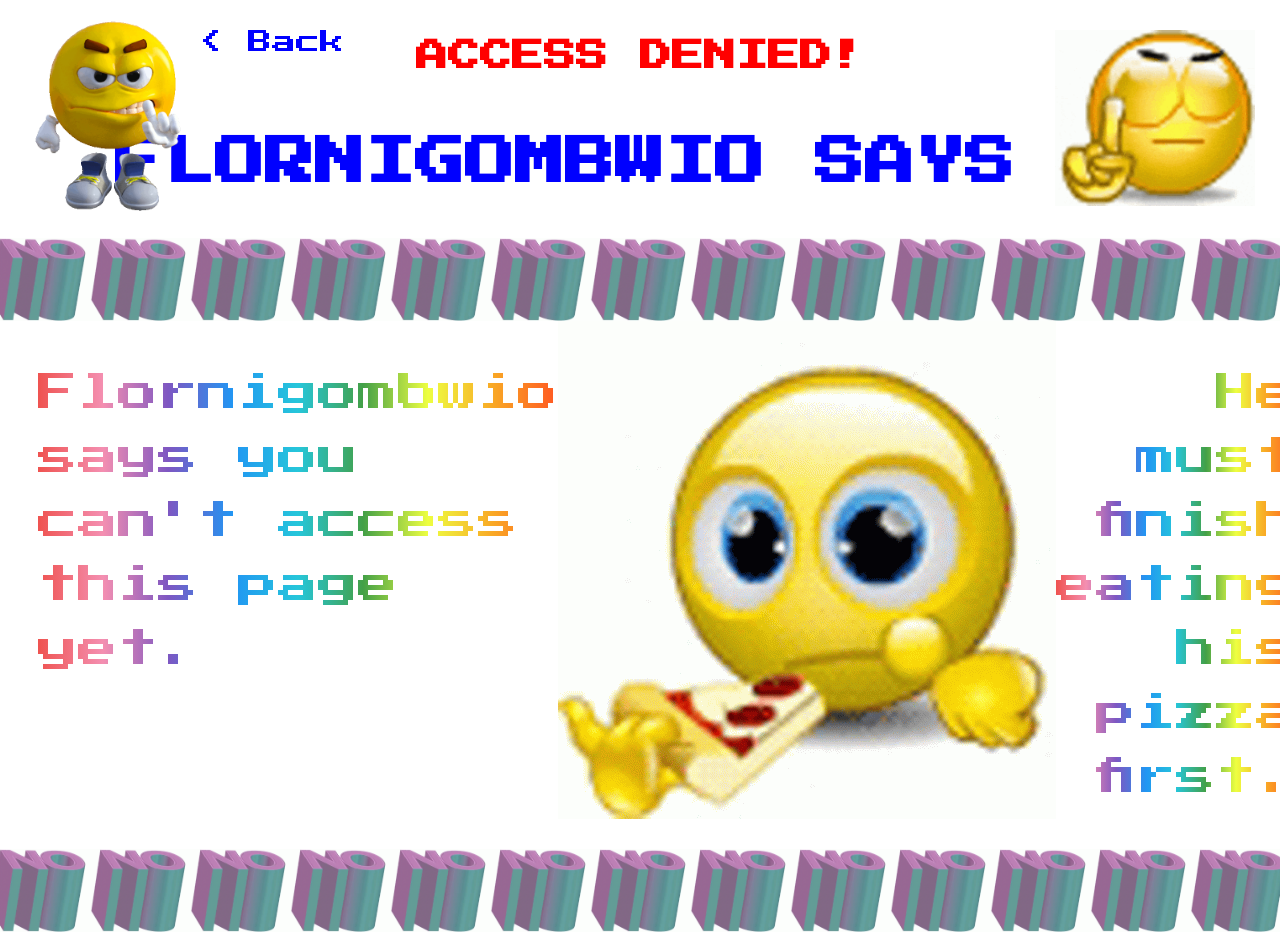
<file: Class Portfolio/ACCESSDENIED.html>
<!DOCTYPE html>
<html lang="en" onclick="document.getElementById('audio').play();">
<head>
    <meta charset="UTF-8">
    <meta name="viewport" content="width=device-width, initial-scale=1.0">
    <title>ACCESS DENIED</title>
    <link rel="stylesheet" href="css/portfolio.css">
</head>
<body id="white">
    <div id="wrapper">
        <header>
            <h1 id="ad">ACCESS DENIED!</h1>
            <nav>
                <a id="back" href="menu.html">&lt Back</a>
            </nav>
        </header>
        <main>

            <img id="finger1" src="images/no-emotiguy.gif" alt="">

            <img id="finger2" src="images/byuntear-meme.gif" alt="">

            <h2 id="flono">FLORNIGOMBWIO SAYS NO</h2>

            <div class="no">
                <img src="images/NO.gif" alt="">
                <img src="images/NO.gif" alt="">
                <img src="images/NO.gif" alt="">
                <img src="images/NO.gif" alt="">
                <img src="images/NO.gif" alt="">
                <img src="images/NO.gif" alt="">
                <img src="images/NO.gif" alt="">
                <img src="images/NO.gif" alt="">
                <img src="images/NO.gif" alt="">
                <img src="images/NO.gif" alt="">
                <img src="images/NO.gif" alt="">
                <img src="images/NO.gif" alt="">
                <img src="images/NO.gif" alt="">
                <img src="images/NO.gif" alt="">
                <img src="images/NO.gif" alt="">
                <img src="images/NO.gif" alt="">
                <img src="images/NO.gif" alt="">
            </div>

            <div id="decree">
                <p id="flotext1">Flornigombwio says you can't access this page yet.</p>
    
                <img id="flo" src="images/flornigombwio.gif" alt="">
    
                <p id="flotext2">He must finish eating his pizza first.</p>
            </div>
      
            <div class="no">
                <img src="images/NO.gif" alt="">
                <img src="images/NO.gif" alt="">
                <img src="images/NO.gif" alt="">
                <img src="images/NO.gif" alt="">
                <img src="images/NO.gif" alt="">
                <img src="images/NO.gif" alt="">
                <img src="images/NO.gif" alt="">
                <img src="images/NO.gif" alt="">
                <img src="images/NO.gif" alt="">
                <img src="images/NO.gif" alt="">
                <img src="images/NO.gif" alt="">
                <img src="images/NO.gif" alt="">
                <img src="images/NO.gif" alt="">
                <img src="images/NO.gif" alt="">
                <img src="images/NO.gif" alt="">
                <img src="images/NO.gif" alt="">
                <img src="images/NO.gif" alt="">
            </div>

            <audio id="audio" src=""
            preload="auto"
            autoplay
            loop></audio>
        </main>
        <footer>
    
        </footer>
    </div>
</body>
</html>
</file>
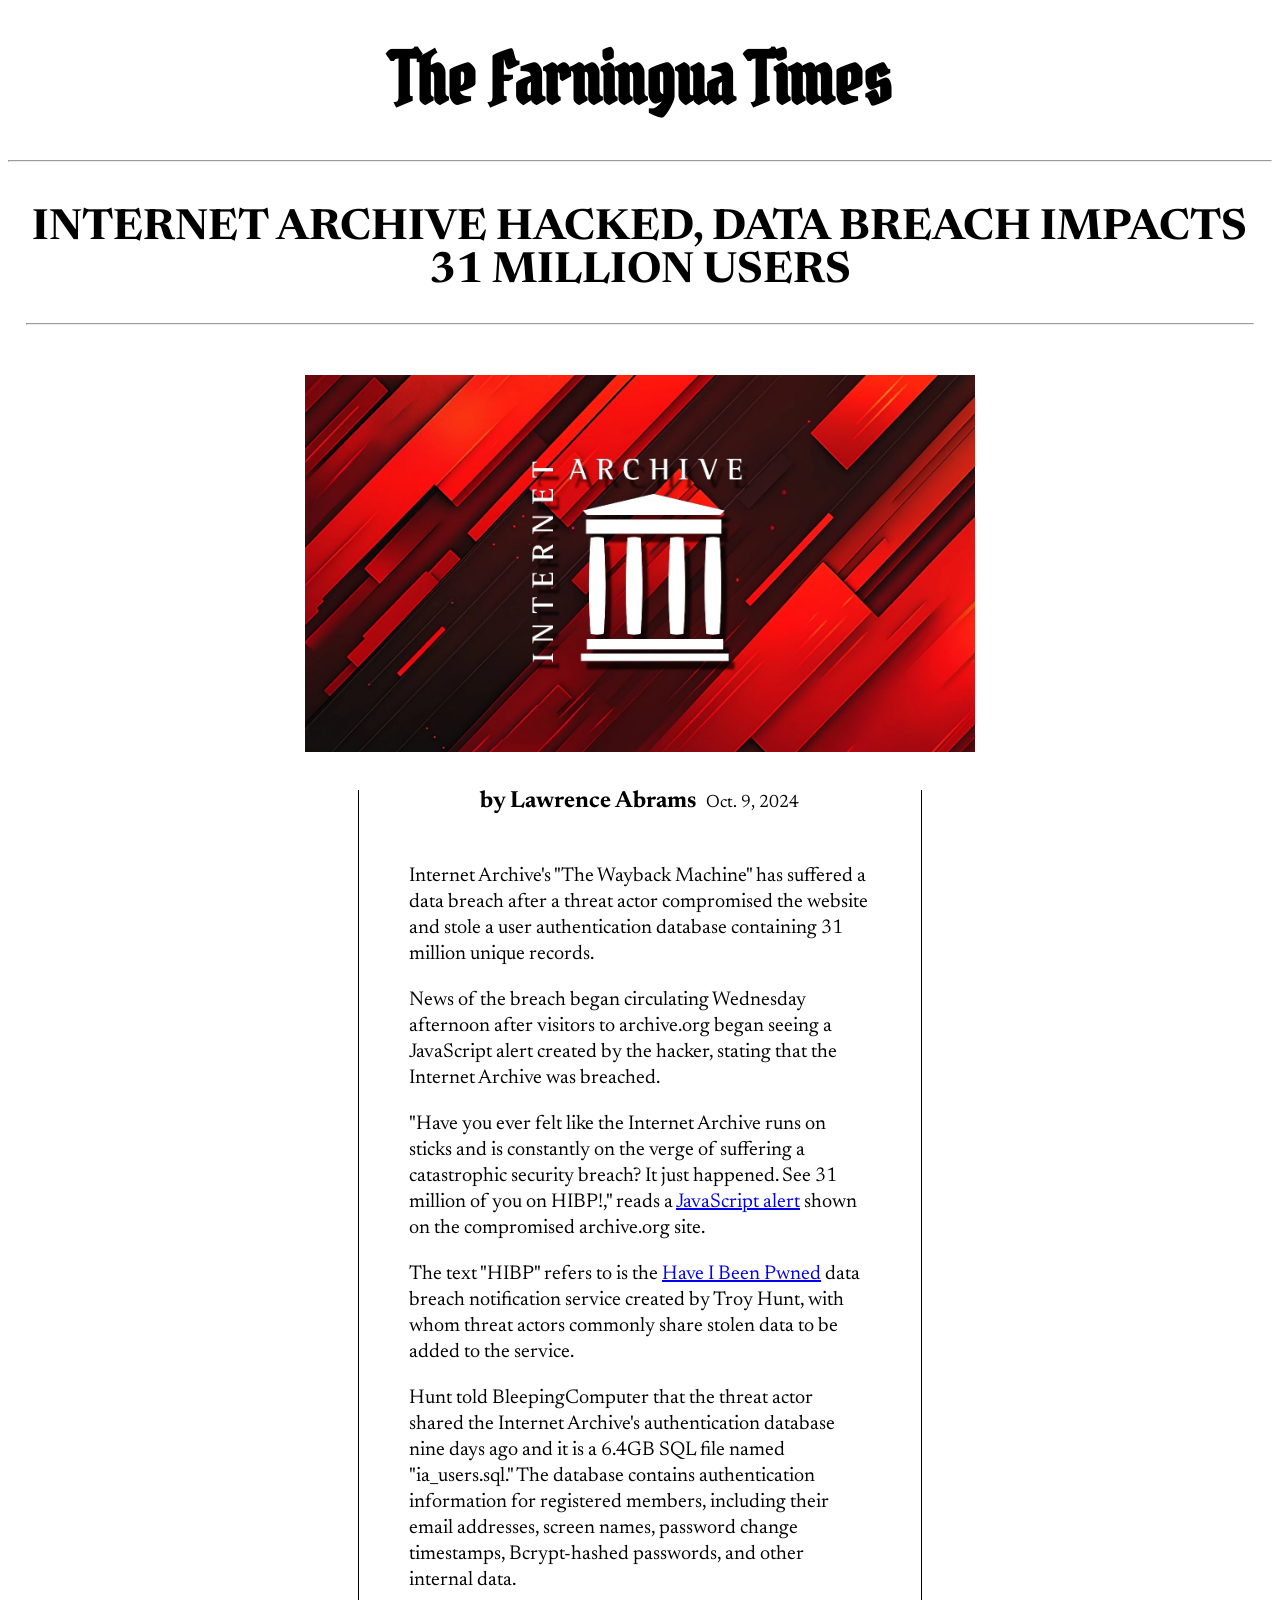
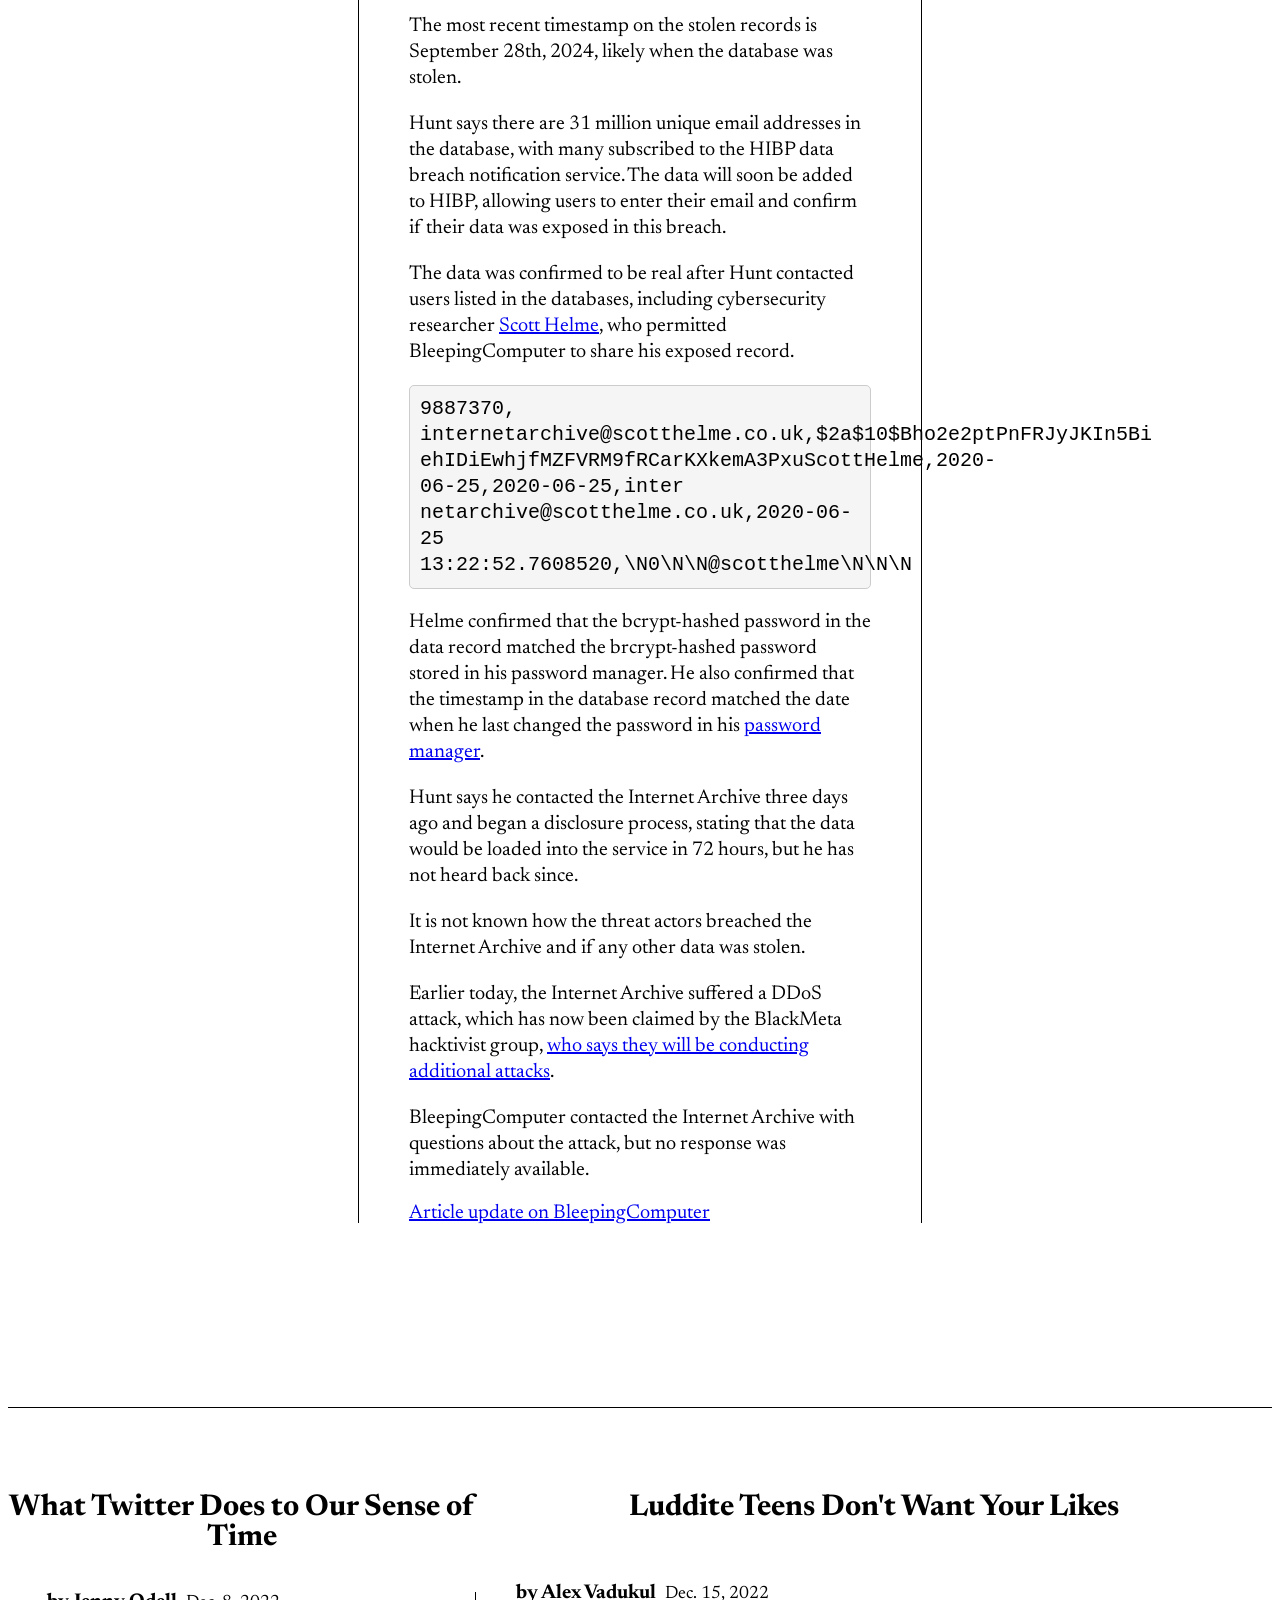
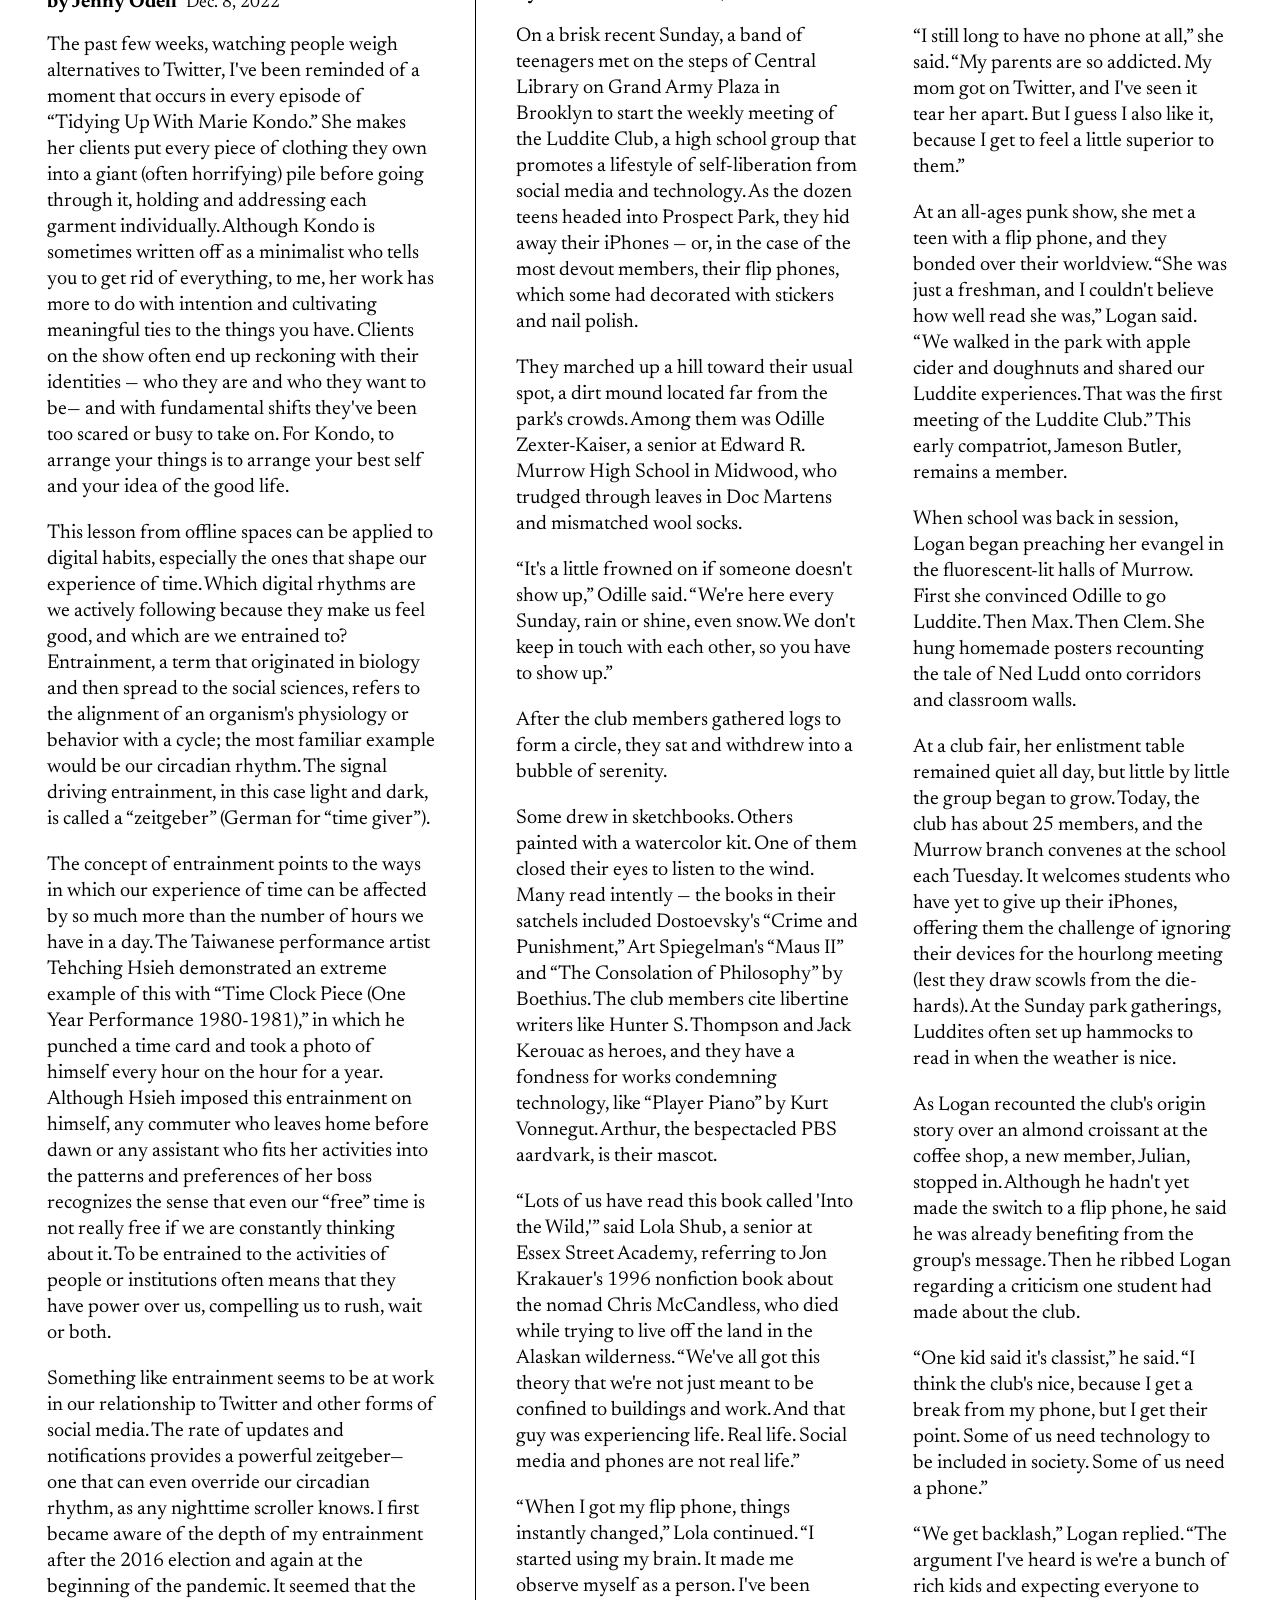
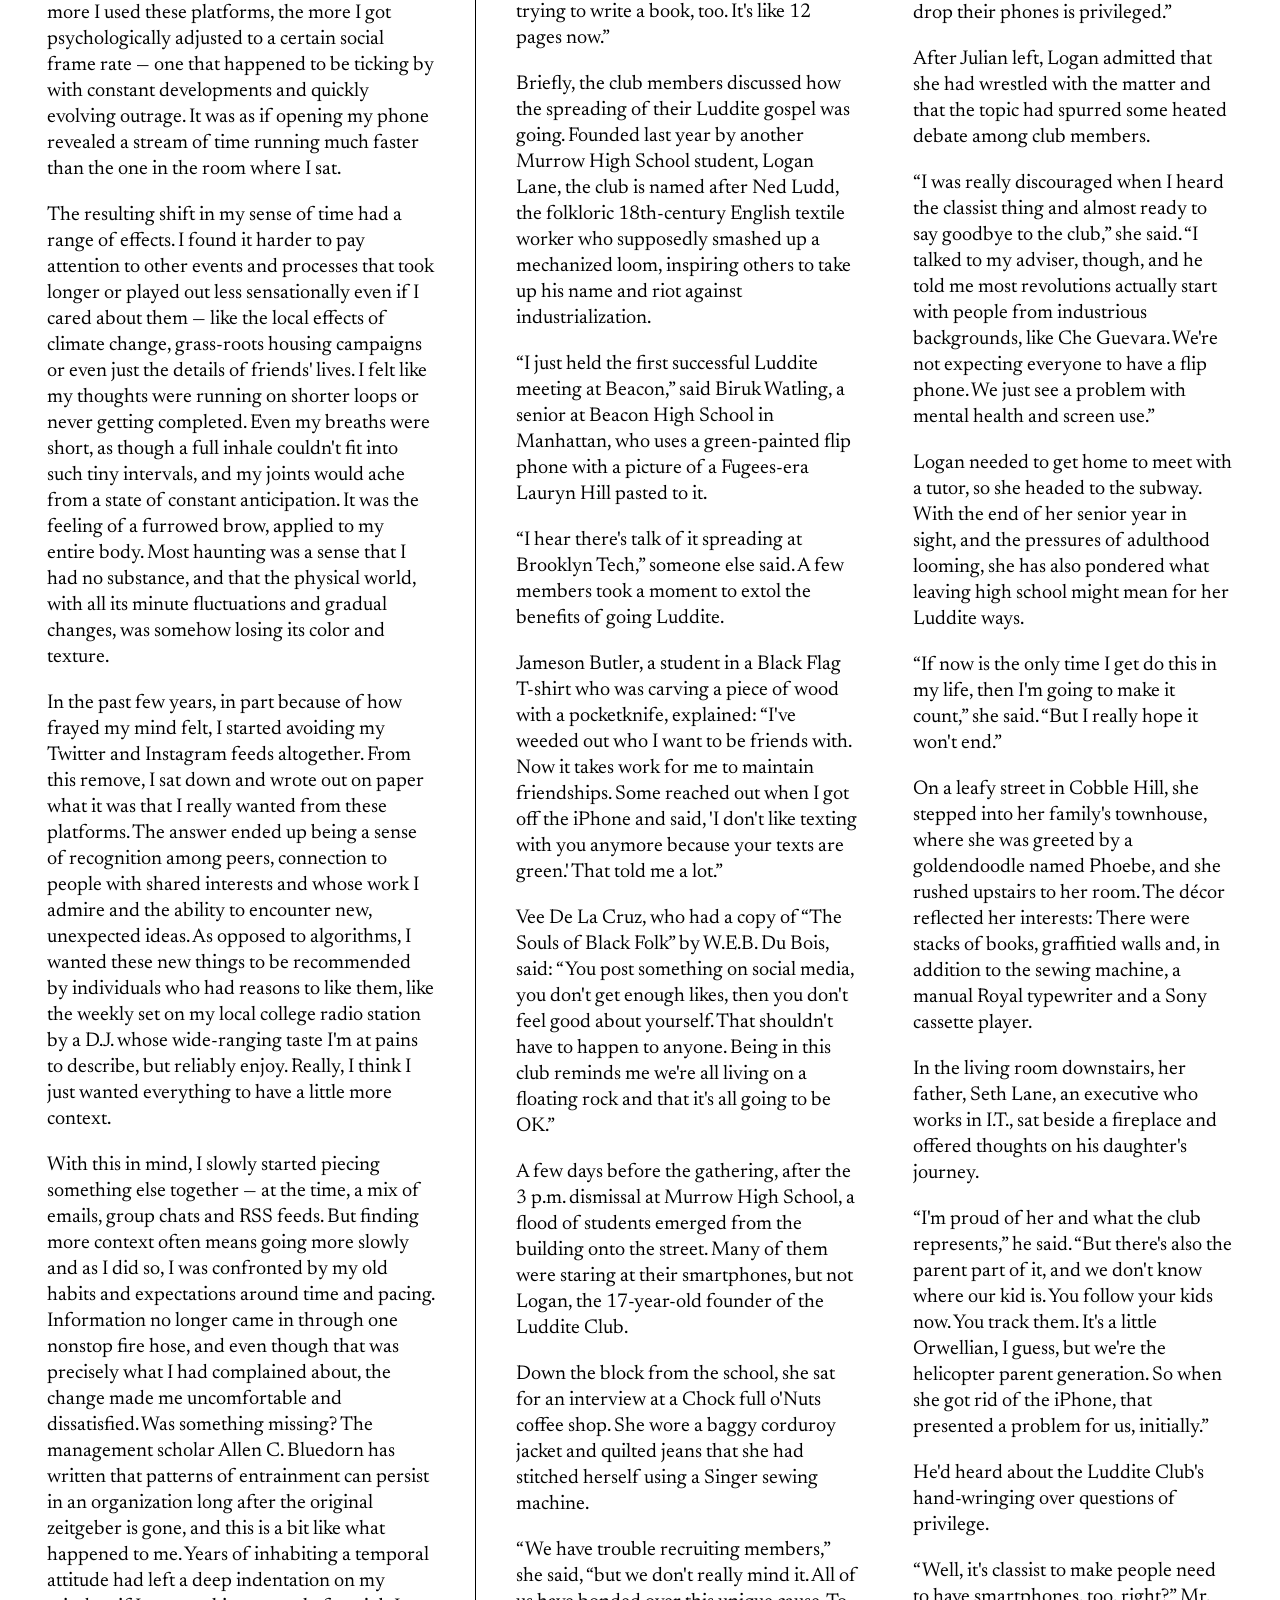
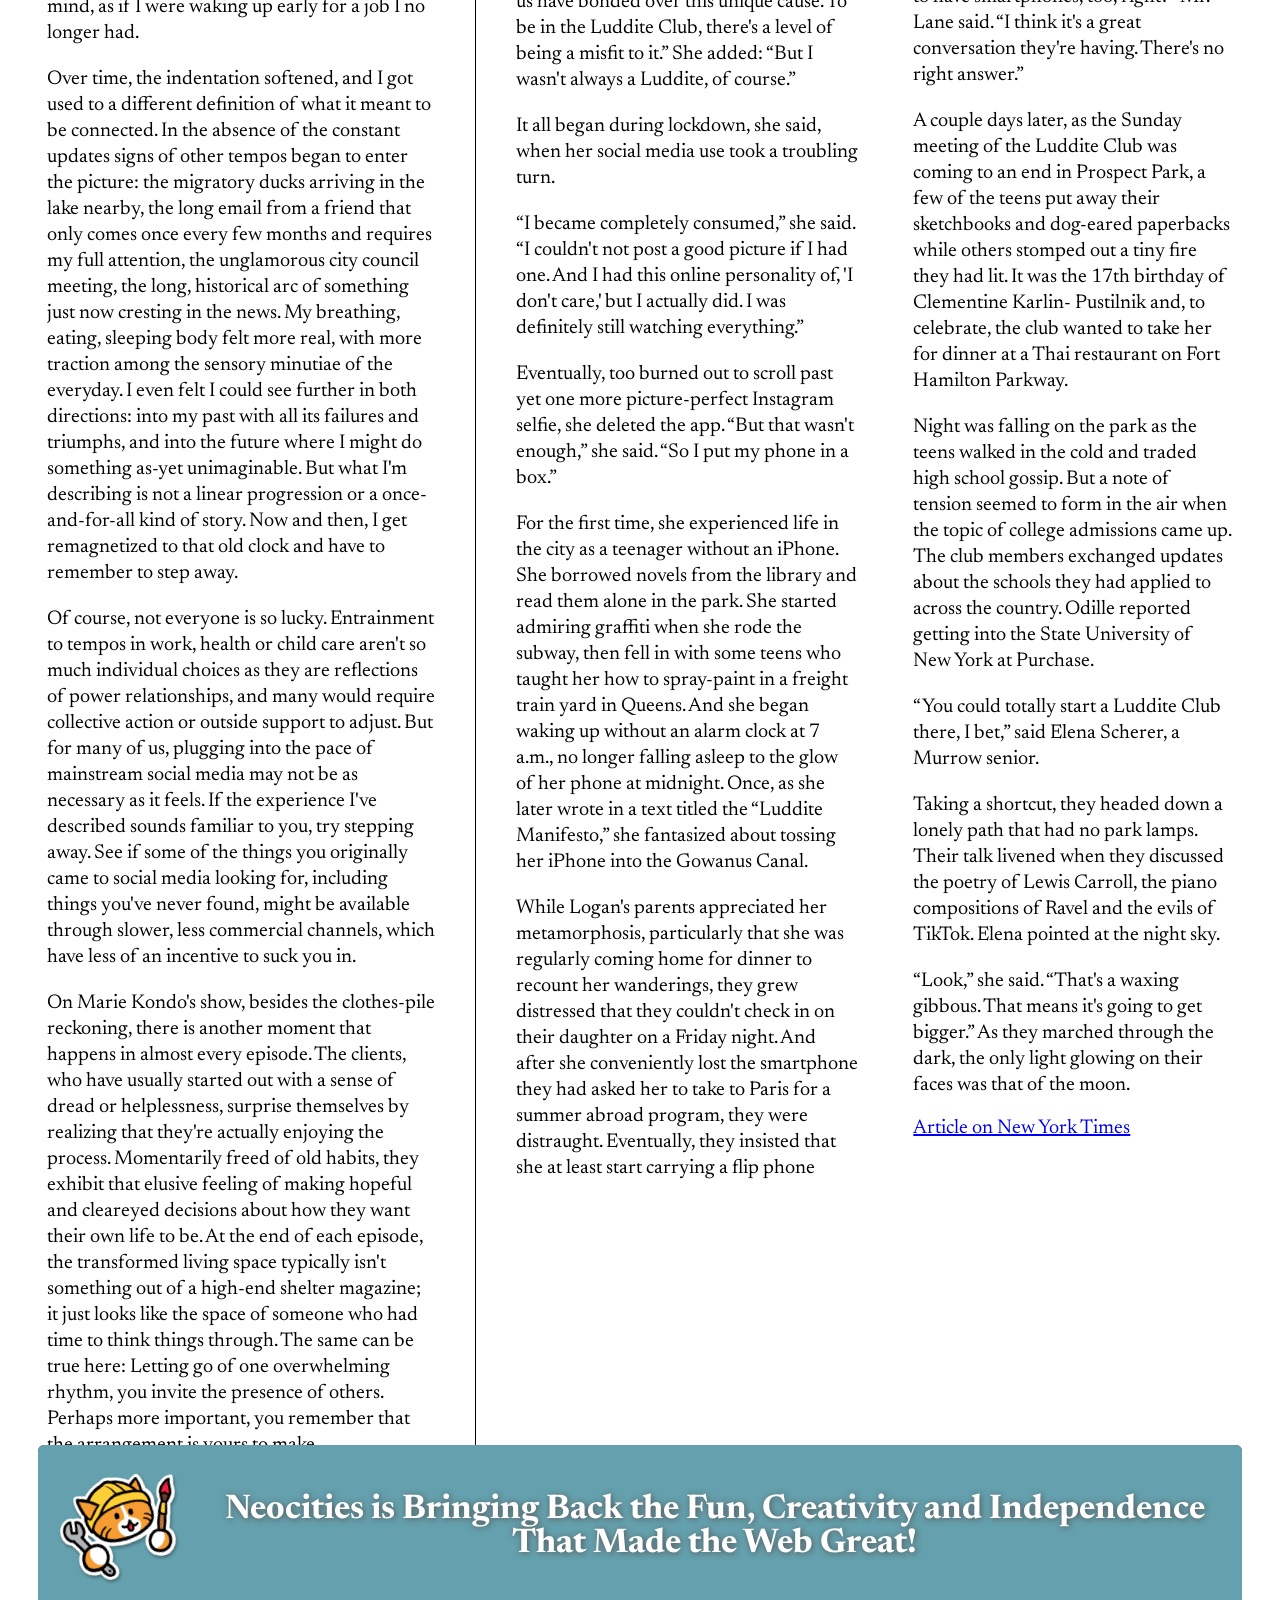
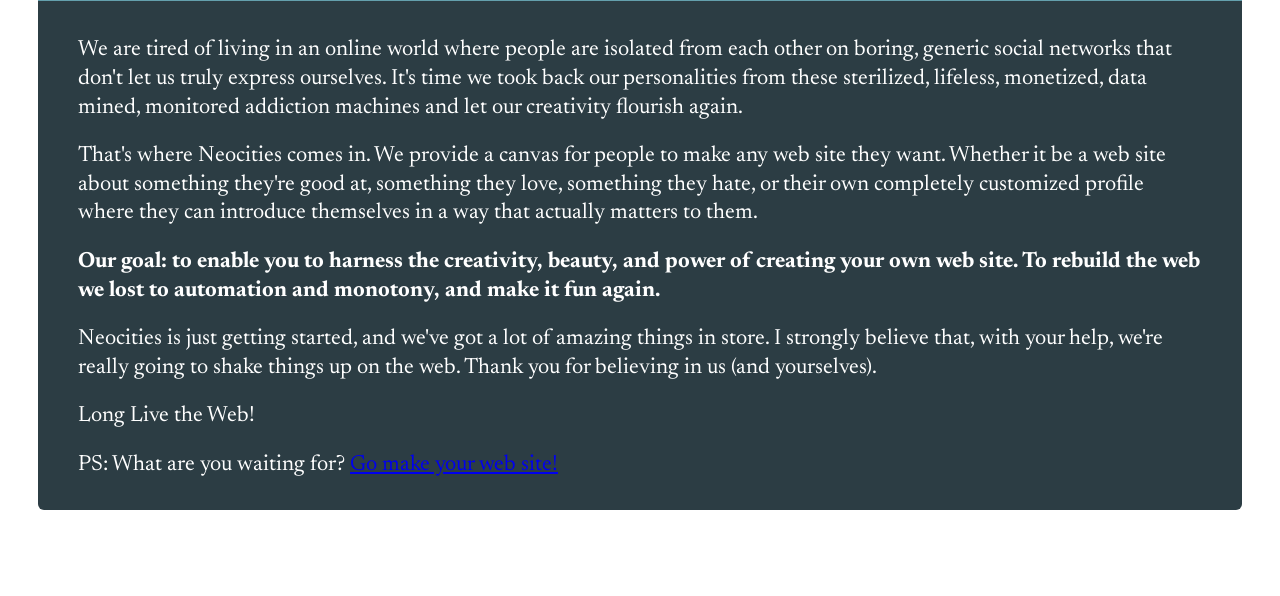
<file: Class Portfolio/broadsheet.html>
<!DOCTYPE html>
<html lang="en">
<head>
    <meta charset="UTF-8">
    <meta name="viewport" content="width=\, initial-scale=1.0">
    <title>Internet Broadsheet</title>
    <link rel="stylesheet" href="css/broadsheet.css">
</head>
<body>
    <header>
        <h1>The Farningua Times</h1>
        <hr>
    </header>

    <main>
        <article id="artone">
            <h2>INTERNET ARCHIVE HACKED, DATA BREACH IMPACTS 31 MILLION USERS</h2>
            
            <hr id="hrone">

            <div id="archive">
                <img src="images/internet-archive.webp" alt="">
            </div>

            <div id="onemgn">
                <h3>by Lawrence Abrams <time datetime="2022-12-15">Oct. 9, 2024</time></h3>
    
                <p>Internet Archive's "The Wayback Machine" has suffered a data breach after a threat actor compromised the website and stole a user authentication         database containing 31 million unique records.</p>
                    
                <p>News of the breach began circulating Wednesday afternoon after visitors to archive.org began seeing a JavaScript alert created by the hacker, stating that the Internet Archive was breached.</p>
                    
                <p>"Have you ever felt like the Internet Archive runs on sticks and is constantly on the verge of suffering a catastrophic security breach? It just happened. See 31 million of you on HIBP!," reads a <a href="https://www.bleepstatic.com/images/news/security/d/data-breaches/w/wayback-machine/js-alert.jpg">JavaScript alert</a> shown on the compromised archive.org site.</p>
    
                <p>The text "HIBP" refers to is the <a href="https://haveibeenpwned.com">Have I Been Pwned</a> data breach notification service created by Troy Hunt, with whom threat actors commonly share stolen data to be added to the service.</p>
    
                <p>Hunt told BleepingComputer that the threat actor shared the Internet Archive's authentication database nine days ago and it is a 6.4GB SQL file named "ia_users.sql." The database contains authentication information for registered members, including their email addresses, screen names, password change timestamps, Bcrypt-hashed passwords, and other internal data.</p>
                    
               <p>The most recent timestamp on the stolen records is September 28th, 2024, likely when the database was stolen.</p>
                    
                <p>Hunt says there are 31 million unique email addresses in the database, with many subscribed to the HIBP data breach notification service. The data will soon be added to HIBP, allowing users to enter their email and confirm if their data was exposed in this breach.</p>
                    
                <p>The data was confirmed to be real after Hunt contacted users listed in the databases, including cybersecurity researcher <a href="https://scotthelme.co.uk/">Scott Helme</a>, who permitted BleepingComputer to share his exposed record.</p>
                    
                <p class="code"><code>9887370, internetarchive@scotthelme.co.uk,$2a$10$Bho2e2ptPnFRJyJKIn5Bi ehIDiEwhjfMZFVRM9fRCarKXkemA3PxuScottHelme,2020-06-25,2020-06-25,inter netarchive@scotthelme.co.uk,2020-06-25 13:22:52.7608520,\N0\N\N@scotthelme\N\N\N</code></p>
    
                <p>Helme confirmed that the bcrypt-hashed password in the data record matched the brcrypt-hashed password stored in his password manager. He also confirmed that the timestamp in the database record matched the date when he last changed the password in his <a href="https://www.bleepstatic.com/images/news/security/d/data-breaches/w/wayback-machine/helme-password-entry.jpg">password manager</a>.</p>
    
                <p>Hunt says he contacted the Internet Archive three days ago and began a disclosure process, stating that the data would be loaded into the service in 72 hours, but he has not heard back since.</p>
    
                <p>It is not known how the threat actors breached the Internet Archive and if any other data was stolen.</p>
    
                <p>Earlier today, the Internet Archive suffered a DDoS attack, which has now been claimed by the BlackMeta hacktivist group, <a href="https://www.bleepstatic.com/images/news/security/d/data-breaches/w/wayback-machine/tweet.jpg">who says they will be conducting additional attacks</a>.</p>
    
                <p>BleepingComputer contacted the Internet Archive with questions about the attack, but no response was immediately available.</p>
    
                <a href="https://www.bleepingcomputer.com/news/security/internet-archive-hacked-data-breach-impacts-31-million-users/">Article update on BleepingComputer</a>
            </div>

        </article>

        <article id="arttwo">
            <h2>What Twitter Does to Our Sense of Time</h2>

            <div id="twomgn">
                <h3>by Jenny Odell <time datetime="2022-12-15">Dec. 8, 2022</time></h3>
    
                <p>The past few weeks, watching people weigh alternatives to Twitter, I've been reminded of a moment that occurs in every episode of “Tidying Up With Marie Kondo.” She makes her clients put every piece of clothing they own into a giant (often horrifying) pile before going through it, holding and addressing each garment individually. Although Kondo is sometimes written off as a minimalist who tells you to get rid of everything, to me, her work has more to do with intention and cultivating meaningful ties to the things you have. Clients on the show often end up reckoning with their identities — who they are and who they want to be— and with fundamental shifts they've been too scared or busy to take on. For Kondo, to arrange your things is to arrange your best self and your idea of the good life.</p>
    
                <p>This lesson from offline spaces can be applied to digital habits, especially the ones that shape our experience of time. Which digital rhythms are we actively following because they make us feel good, and which are we entrained to? Entrainment, a term that originated in biology and then spread to the social sciences, refers to the alignment of an organism's physiology or behavior with a cycle; the most familiar example would be our circadian rhythm. The signal driving entrainment, in this case light and dark, is called a “zeitgeber” (German for “time giver”).</p>
    
                <p>The concept of entrainment points to the ways in which our experience of time can be affected by so much more than the number of hours we have in a day. The Taiwanese performance artist Tehching Hsieh demonstrated an extreme example of this with “Time Clock Piece (One Year Performance 1980-1981),” in which he punched a time card and took a photo of himself every hour on the hour for a year. Although Hsieh imposed this entrainment on himself, any commuter who leaves home before dawn or any assistant who fits her activities into the patterns and preferences of her boss recognizes the sense that even our “free” time is not really free if we are constantly thinking about it. To be entrained to the activities of people or institutions often means that they have power over us, compelling us to rush, wait or both.</p>
    
                <p>Something like entrainment seems to be at work in our relationship to Twitter and other forms of social media. The rate of updates and notifications provides a powerful zeitgeber— one that can even override our circadian rhythm, as any nighttime scroller knows. I first became aware of the depth of my entrainment after the 2016 election and again at the beginning of the pandemic. It seemed that the more I used these platforms, the more I got psychologically adjusted to a certain social frame rate — one that happened to be ticking by with constant developments and quickly evolving outrage. It was as if opening my phone revealed a stream of time running much faster than the one in the room where I sat.</p> 
    
                <p>The resulting shift in my sense of time had a range of effects. I found it harder to pay attention to other events and processes that took longer or played out less sensationally even if I cared about them — like the local effects of climate change, grass-roots housing campaigns or even just the details of friends' lives. I felt like my thoughts were running on shorter loops or never getting completed. Even my breaths were short, as though a full inhale couldn't fit into such tiny intervals, and my joints would ache from a state of constant anticipation. It was the feeling of a furrowed brow, applied to my entire body. Most haunting was a sense that I had no substance, and that the physical world, with all its minute fluctuations and gradual changes, was somehow losing its color and texture.</p>
    
                <p>In the past few years, in part because of how frayed my mind felt, I started avoiding my Twitter and Instagram feeds altogether. From this remove, I sat down and wrote out on paper what it was that I really wanted from these platforms. The answer ended up being a sense of recognition among peers, connection to people with shared interests and whose work I admire and the ability to encounter new, unexpected ideas. As opposed to algorithms, I wanted these new things to be recommended by individuals who had reasons to like them, like the weekly set on my local college radio station by a D.J. whose wide-ranging taste I'm at pains to describe, but reliably enjoy. Really, I think I just wanted everything to have a little more context.</p>
    
                <p>With this in mind, I slowly started piecing something else together — at the time, a mix of emails, group chats and RSS feeds. But finding more context often means going more slowly and as I did so, I was confronted by my old habits and expectations around time and pacing. Information no longer came in through one nonstop fire hose, and even though that was precisely what I had complained about, the change made me uncomfortable and dissatisfied. Was something missing? The management scholar Allen C. Bluedorn has written that patterns of entrainment can persist in an organization long after the original zeitgeber is gone, and this is a bit like what happened to me. Years of inhabiting a temporal attitude had left a deep indentation on my mind, as if I were waking up early for a job I no longer had.</p>
    
                <p>Over time, the indentation softened, and I got used to a different definition of what it meant to be connected. In the absence of the constant updates signs of other tempos began to enter the picture: the migratory ducks arriving in the lake nearby, the long email from a friend that only comes once every few months and requires my full attention, the unglamorous city council meeting, the long, historical arc of something just now cresting in the news. My breathing, eating, sleeping body felt more real, with more traction among the sensory minutiae of the everyday. I even felt I could see further in both directions: into my past with all its failures and triumphs, and into the future where I might do something as-yet unimaginable. But what I'm describing is not a linear progression or a once-and-for-all kind of story. Now and then, I get remagnetized to that old clock and have to remember to step away.</p>
    
                <p>Of course, not everyone is so lucky. Entrainment to tempos in work, health or child care aren't so much individual choices as they are reflections of power relationships, and many would require collective action or outside support to adjust. But for many of us, plugging into the pace of mainstream social media may not be as necessary as it feels. If the experience I've described sounds familiar to you, try stepping away. See if some of the things you originally came to social media looking for, including things you've never found, might be available through slower, less commercial channels, which have less of an incentive to suck you in.</p>
    
                <p>On Marie Kondo's show, besides the clothes-pile reckoning, there is another moment that happens in almost every episode. The clients, who have usually started out with a sense of dread or helplessness, surprise themselves by realizing that they're actually enjoying the process. Momentarily freed of old habits, they exhibit that elusive feeling of making hopeful and cleareyed decisions about how they want their own life to be. At the end of each episode, the transformed living space typically isn't something out of a high-end shelter magazine; it just looks like the space of someone who had time to think things through. The same can be true here: Letting go of one overwhelming rhythm, you invite the presence of others. Perhaps more important, you remember that the arrangement is yours to make.</p>
                
                <a href="https://www.nytimes.com/2022/12/08/opinion/twitter-odell-time.html">Article on New York Times</a>
            </div>
        </article>

        <article id="artthree">
            <h2>Luddite Teens Don't Want Your Likes </h2>
            
            <div id="threept1">

                <h3>by Alex Vadukul <time datetime="2022-12-15">Dec. 15, 2022</time></h3>
                
                <p>On a brisk recent Sunday, a band of teenagers met on the steps of Central Library on Grand Army Plaza in Brooklyn to start the weekly meeting of the Luddite Club, a high school group that promotes a lifestyle of self-liberation from social media and technology. As the dozen teens headed into Prospect Park, they hid away their iPhones — or, in the case of the most devout members, their flip phones, which some had decorated with stickers and nail polish.</p>
    
                <p>They marched up a hill toward their usual spot, a dirt mound located far from the park's crowds. Among them was Odille Zexter-Kaiser, a senior at Edward R. Murrow High School in Midwood, who trudged through leaves in Doc Martens and mismatched wool socks.</p>
    
                <p>“It's a little frowned on if someone doesn't show up,” Odille said. “We're here every Sunday, rain or shine, even snow. We don't keep in touch with each other, so you have to show up.”</p>
    
                <p>After the club members gathered logs to form a circle, they sat and withdrew into a bubble of serenity.</p>
    
                <p>Some drew in sketchbooks. Others painted with a watercolor kit. One of them closed their eyes to listen to the wind. Many read intently — the books in their satchels included Dostoevsky's “Crime and Punishment,” Art Spiegelman's “Maus II” and “The Consolation of Philosophy” by Boethius. The club members cite libertine writers like Hunter S. Thompson and Jack Kerouac as heroes, and they have a fondness for works condemning technology, like “Player Piano” by Kurt Vonnegut. Arthur, the bespectacled PBS aardvark, is their mascot.</p>
    
                <p>“Lots of us have read this book called 'Into the Wild,'” said Lola Shub, a senior at Essex Street Academy, referring to Jon Krakauer's 1996 nonfiction book about the nomad Chris McCandless, who died while trying to live off the land in the Alaskan wilderness. “We've all got this theory that we're not just meant to be confined to buildings and work. And that guy was experiencing life. Real life. Social media and phones are not real life.”</p>
    
                <p>“When I got my flip phone, things instantly changed,” Lola continued. “I started using my brain. It made me observe myself as a person. I've been trying to write a book, too. It's like 12 pages now.”</p>
    
                <p>Briefly, the club members discussed how the spreading of their Luddite gospel was going. Founded last year by another Murrow High School student, Logan Lane, the club is named after Ned Ludd, the folkloric 18th-century English textile worker who supposedly smashed up a mechanized loom, inspiring others to take up his name and riot against industrialization.</p>
    
                <p>“I just held the first successful Luddite meeting at Beacon,” said Biruk Watling, a senior at Beacon High School in Manhattan, who uses a green-painted flip phone with a picture of a Fugees-era Lauryn Hill pasted to it.</p>
    
                <p>“I hear there's talk of it spreading at Brooklyn Tech,” someone else said. A few members took a moment to extol the benefits of going Luddite.</p>
    
                <p>Jameson Butler, a student in a Black Flag T-shirt who was carving a piece of wood with a pocketknife, explained: “I've weeded out who I want to be friends with. Now it takes work for me to maintain friendships. Some reached out when I got off the iPhone and said, 'I don't like texting with you anymore because your texts are green.' That told me a lot.”</p>
    
                <p>Vee De La Cruz, who had a copy of “The Souls of Black Folk” by W.E.B. Du Bois, said: “You post something on social media, you don't get enough likes, then you don't feel good about yourself. That shouldn't have to happen to anyone. Being in this club reminds me we're all living on a floating rock and that it's all going to be OK.”</p>
    
                <p>A few days before the gathering, after the 3 p.m. dismissal at Murrow High School, a flood of students emerged from the building onto the street. Many of them were staring at their smartphones, but not Logan, the 17-year-old founder of the Luddite Club.</p>
    
                <p>Down the block from the school, she sat for an interview at a Chock full o'Nuts coffee shop. She wore a baggy corduroy jacket and quilted jeans that she had stitched herself using a Singer sewing machine.</p>
    
                <p>“We have trouble recruiting members,” she said, “but we don't really mind it. All of us have bonded over this unique cause. To be in the Luddite Club, there's a level of being a misfit to it.” She added: “But I wasn't always a Luddite, of course.”</p>
    
                <p>It all began during lockdown, she said, when her social media use took a troubling turn.</p>
    
                <p>“I became completely consumed,” she said. “I couldn't not post a good picture if I had one. And I had this online personality of, 'I don't care,' but I actually did. I was definitely still watching everything.”</p>
    
                <p>Eventually, too burned out to scroll past yet one more picture-perfect Instagram selfie, she deleted the app. “But that wasn't enough,” she said. “So I put my phone in a box.”</p>
    
                <p>For the first time, she experienced life in the city as a teenager without an iPhone. She borrowed novels from the library and read them alone in the park. She started admiring graffiti when she rode the subway, then fell in with some teens who taught her how to spray-paint in a freight train yard in Queens. And she began waking up without an alarm clock at 7 a.m., no longer falling asleep to the glow of her phone at midnight. Once, as she later wrote in a text titled the “Luddite Manifesto,” she fantasized about tossing her iPhone into the Gowanus Canal.</p>
    
                <p>While Logan's parents appreciated her metamorphosis, particularly that she was regularly coming home for dinner to recount her wanderings, they grew distressed that they couldn't check in on their daughter on a Friday night. And after she conveniently lost the smartphone they had asked her to take to Paris for a summer abroad program, they were distraught. Eventually, they insisted that she at least start carrying a flip phone</p>
            </div>
            
            <div id="threept2">
                <p>“I still long to have no phone at all,” she said. “My parents are so addicted. My mom got on Twitter, and I've seen it tear her apart. But I guess I also like it, because I get to feel a little superior to them.”</p>
            
                <p>At an all-ages punk show, she met a teen with a flip phone, and they bonded over their worldview. “She was just a freshman, and I couldn't believe how well read she was,” Logan said. “We walked in the park with apple cider and doughnuts and shared our Luddite experiences. That was the first meeting of the Luddite Club.” This early compatriot, Jameson Butler, remains a member.</p>
    
                <p>When school was back in session, Logan began preaching her evangel in the fluorescent-lit halls of Murrow. First she convinced Odille to go Luddite. Then Max. Then Clem. She hung homemade posters recounting the tale of Ned Ludd onto corridors and classroom walls.</p>
    
                <p>At a club fair, her enlistment table remained quiet all day, but little by little the group began to grow. Today, the club has about 25 members, and the Murrow branch convenes at the school each Tuesday. It welcomes students who have yet to give up their iPhones, offering them the challenge of ignoring their devices for the hourlong meeting (lest they draw scowls from the die-hards). At the Sunday park gatherings, Luddites often set up hammocks to read in when the weather is nice.</p>
    
                <p>As Logan recounted the club's origin story over an almond croissant at the coffee shop, a new member, Julian, stopped in. Although he hadn't yet made the switch to a flip phone, he said he was already benefiting from the group's message. Then he ribbed Logan regarding a criticism one student had made about the club.</p>
                
                <p>“One kid said it's classist,” he said. “I think the club's nice, because I get a break from my phone, but I get their point. Some of us need technology to be included in society. Some of us need a phone.”</p>
    
                <p>“We get backlash,” Logan replied. “The argument I've heard is we're a bunch of rich kids and expecting everyone to drop their phones is privileged.”</p>
    
                <p>After Julian left, Logan admitted that she had wrestled with the matter and that the topic had spurred some heated debate among club members.</p>
    
                <p>“I was really discouraged when I heard the classist thing and almost ready to say goodbye to the club,” she said. “I talked to my adviser, though, and he told me most revolutions actually start with people from industrious backgrounds, like Che Guevara. We're not expecting everyone to have a flip phone. We just see a problem with mental health and screen use.”</p>
    
                <p>Logan needed to get home to meet with a tutor, so she headed to the subway. With the end of her senior year in sight, and the pressures of adulthood looming, she has also pondered what leaving high school might mean for her Luddite ways.</p>
    
                <p>“If now is the only time I get do this in my life, then I'm going to make it count,” she said. “But I really hope it won't end.”</p>
    
                <p>On a leafy street in Cobble Hill, she stepped into her family's townhouse, where she was greeted by a goldendoodle named Phoebe, and she rushed upstairs to her room. The décor reflected her interests: There were stacks of books, graffitied walls and, in addition to the sewing machine, a manual Royal typewriter and a Sony cassette player.</p>
    
                <p>In the living room downstairs, her father, Seth Lane, an executive who works in I.T., sat beside a fireplace and offered thoughts on his daughter's journey.</p>
    
                <p>“I'm proud of her and what the club represents,” he said. “But there's also the parent part of it, and we don't know where our kid is. You follow your kids now. You track them. It's a little Orwellian, I guess, but we're the helicopter parent generation. So when she got rid of the iPhone, that presented a problem for us, initially.”</p>
    
                <p>He'd heard about the Luddite Club's hand-wringing over questions of privilege.</p>
    
                <p>“Well, it's classist to make people need to have smartphones, too, right?” Mr. Lane said. “I think it's a great conversation they're having. There's no right answer.”</p>
    
                <p>A couple days later, as the Sunday meeting of the Luddite Club was coming to an end in Prospect Park, a few of the teens put away their sketchbooks and dog-eared paperbacks while others stomped out a tiny fire they had lit. It was the 17th birthday of Clementine Karlin- Pustilnik and, to celebrate, the club wanted to take her for dinner at a Thai restaurant on Fort Hamilton Parkway.</p>
    
                <p>Night was falling on the park as the teens walked in the cold and traded high school gossip. But a note of tension seemed to form in the air when the topic of college admissions came up. The club members exchanged updates about the schools they had applied to across the country. Odille reported getting into the State University of New York at Purchase.</p>
    
                <p>“You could totally start a Luddite Club there, I bet,” said Elena Scherer, a Murrow senior.</p>
    
                <p>Taking a shortcut, they headed down a lonely path that had no park lamps. Their talk livened when they discussed the poetry of Lewis Carroll, the piano compositions of Ravel and the evils of TikTok. Elena pointed at the night sky.</p>
    
                <p>“Look,” she said. “That's a waxing gibbous. That means it's going to get bigger.” As they marched through the dark, the only light glowing on their faces was that of the moon.</p>
    
                <a href="https://www.nytimes.com/2022/12/15/style/teens-social-media.html">Article on New York Times</a>
            </div>
        </article>

        <article id="artfour">
            <div id="neo">
                <img src="images/cat.png" alt="A cartoon cat wearing a yellow hard hat, holding a wrench and paintbrush, and smiling with its tongue out.">

                <h2>Neocities is Bringing Back the Fun, Creativity and Independence That Made the Web Great!</h2>
            </div>

            <div id="fourmgn">
                <p>We are tired of living in an online world where people are isolated from each other on boring, generic social networks that don't let us truly express ourselves. It's time we took back our personalities from these sterilized, lifeless, monetized, data mined, monitored addiction machines and let our creativity flourish again.</p>
    
                <p>That's where Neocities comes in. We provide a canvas for people to make any web site they want. Whether it be a web site about something they're good at, something they love, something they hate, or their own completely customized profile where they can introduce themselves in a way that actually matters to them.</p>
                
                <p><strong>Our goal: to enable you to harness the creativity, beauty, and power of creating your own web site. To rebuild the web we lost to automation and monotony, and make it fun again.</strong></p>
                
                <p>Neocities is just getting started, and we've got a lot of amazing things in store. I strongly believe that, with your help, we're really going to shake things up on the web. Thank you for believing in us (and yourselves).</p>
                
                <p>Long Live the Web!</p>

                <p>PS: What are you waiting for? <a href="https://neocities.org">Go make your web site!</a></p>
            </div>
        </article>
        <div class="blank">Lorem ipsum dolor sit, amet consectetur adipisicing elit. Rem fuga</div>
    </main>

    <footer>

    </footer>
</body>
</html>
</file>
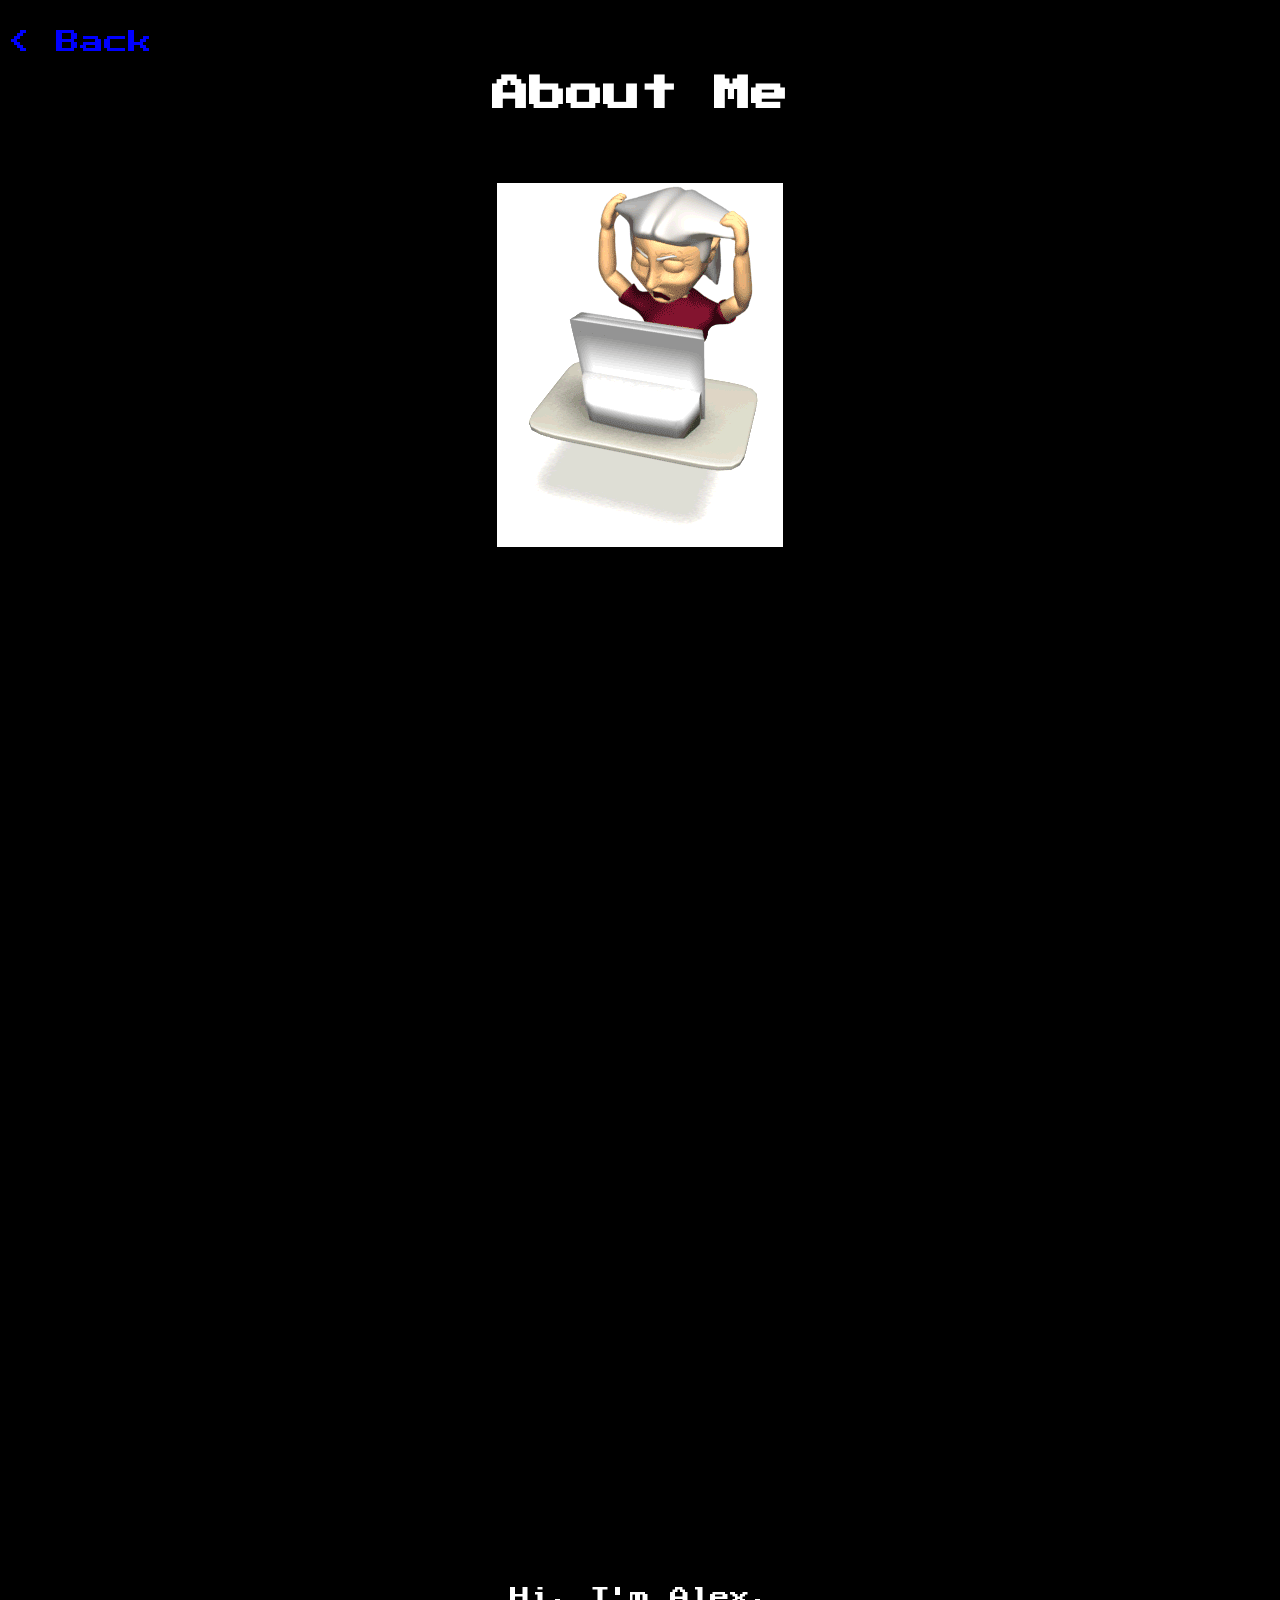
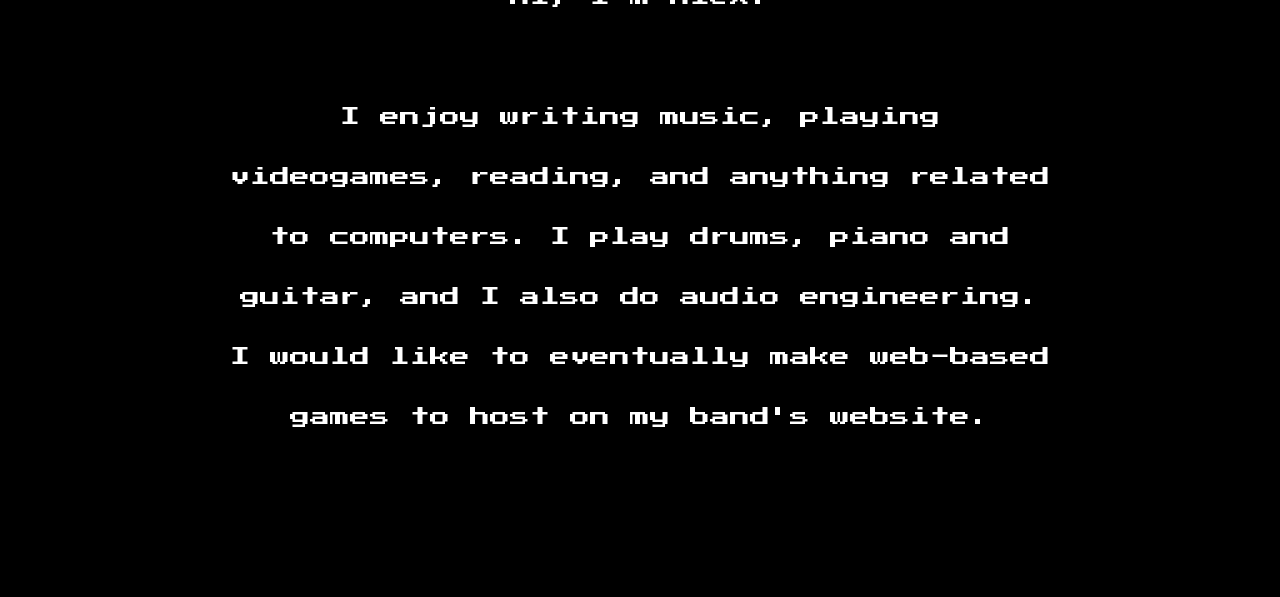
<file: Class Portfolio/credits.html>
<!DOCTYPE html>
<html lang="en">
<head>
    <meta charset="UTF-8">
    <meta name="viewport" content="width=device-width, initial-scale=1.0">
    <title>About Me</title>
    <link rel="stylesheet" href="css/portfolio.css">
</head>
<body>
    <div id="wrapper">
        <header>
            <nav>
                <a href="menu.html">&lt Back</a>
            </nav>
            <h1 id="abouttitle">About Me</h1>
        </header>
        <main>
            <p class="computer">
                <img src="images/computer.gif" alt="">
            </p>

            <p id="about" class="computer">
                Hi, I'm Alex.
                <br><br> 
                I enjoy writing music, playing videogames, reading, and anything related to computers. I play drums, piano and guitar, and I also do audio engineering. I would like to eventually make web-based games to host on my band's website.
            </p>
        </main>
        <footer>
            
        </footer>
    </div>
</body>
</html>
</file>
<file: css/style.css>
@import url('https://fonts.googleapis.com/css2?family=Amatic+SC:wght@400;700&family=Cutive+Mono&family=Press+Start+2P&display=swap');
*{
    box-sizing: border-box;
}
html{

}
body{
    background-color: black;
    color: white;
    font-family: "Press Start 2P", system-ui;
}
h1, h2{
    display: flex;
    justify-content: center;
}
nav{
    display: flex;
}
nav a{
    position: absolute;
    top: 30px;
    left: 8px;
    font-size: 24px;
}
ul{
    list-style-type: none;
    padding: 0;
}
ul a{
    color: blue;
}
a{
    text-decoration: none;
    color: blue;
}
a:hover{
    color: white;
}
a h1{
    color: white;
}
#alex{
    font-size: 75px;
    margin-top: 200px;
}
#start{
    margin-top: 20px;
    font-size: 45px;
}
.menu{
    font-size: 40px;
    margin-top: 125px;
}
.menu li{
    line-height: 100px;
    text-align: center;
}
.queststitle{
    font-size: 37px;
    margin-top: 70px;
}
.links{
    margin-top: 40px;
}
.links li{
    line-height: 51px;
    text-align: center;
    font-size: 20px;
}
.difflh{
    margin-block: 6px;
}
.difflh li{
    line-height: 38px;
}
.questcomplete{
    margin-left: 108px;
}
.completed{
    font-size: 12px;
}
.webstitle{
    font-size: 37px;
    margin-top: 100px;
}
.webs{
    margin-top: 70px;
}
.webs li{
    line-height: 51px;
    text-align: center;
    font-size: 20px;
}
#adjust1{
    margin-right: 156px;
}
#adjust2{
    margin-right: 215px;
}
#adjust10{
    margin-left: 19px;
}
#abouttitle{
    font-size: 37px;
    margin-top: 68px;
}
.computer{
    display: block;
    margin: 0 auto;
    margin-top: 70px;
    line-height: 60px;
    font-size: 20px;
    text-align: center;
}
#about{
    margin-top: 1000px;
    margin-bottom: 150px;
    margin-inline: 220px;
}
#white{
    background-color: white;
    color: black;
}
#ad{
    color: red;
    margin-top: 40px;
}
#back{
    left: 200px;
}
#back:hover{
    color: #9090ff;
}
#finger1{
    position: absolute;
    width: 200px;
    top: 15px;
}
#flono{
    font-size: 50px;
    color: blue;
    margin-top: 45px;
    margin-bottom: 50px;
}
#finger2{
    position: absolute;
    width: 200px;
    top: 30px;
    right: 25px;
}
.no{
    display: flex;
    justify-content: center;
}
.no img{
    width: 100px;
}
#decree{
    display: flex;
}
#flotext1{
    flex: 2 1 0;
    margin-left: 30px;
    font-size: 40px;
    line-height: 64px;
    background: linear-gradient(to right, #ef5350, #f48fb1, #7e57c2, #2196f3, #26c6da, #43a047, #eeff41, #f9a825, #ff5722);
    -webkit-background-clip: text;
    -webkit-text-fill-color: transparent;
}
#flo{
    flex: 1 1 0;
    margin-bottom: 30px;
    justify-content: center;
}
#flotext2{
    flex: 2 1 0;
    margin-right: 30px;
    text-align: right;
    font-size: 40px;
    line-height: 64px;
    background: linear-gradient(to right, #ef5350, #f48fb1, #7e57c2, #2196f3, #26c6da, #43a047, #eeff41, #f9a825, #ff5722);
    -webkit-background-clip: text;
    -webkit-text-fill-color: transparent;
}
</file>
<file: Class Portfolio/css/portfolio.css>
@import url('https://fonts.googleapis.com/css2?family=Amatic+SC:wght@400;700&family=Cutive+Mono&family=Press+Start+2P&display=swap');
*{
    box-sizing: border-box;
}
html{

}
body{
    background-color: black;
    color: white;
    font-family: "Press Start 2P", system-ui;
}
h1, h2{
    display: flex;
    justify-content: center;
}
nav{
    display: flex;
}
nav a{
    position: absolute;
    top: 30px;
    left: 8px;
    font-size: 24px;
}
ul{
    list-style-type: none;
    padding: 0;
}
ul a{
    color: blue;
}
a{
    text-decoration: none;
    color: blue;
}
a:hover{
    color: white;
}
a h1{
    color: white;
}
#alex{
    font-size: 75px;
    margin-top: 200px;
}
#start{
    margin-top: 20px;
    font-size: 45px;
}
.menu{
    font-size: 40px;
    margin-top: 125px;
}
.menu li{
    line-height: 100px;
    text-align: center;
}
.queststitle{
    font-size: 37px;
    margin-top: 70px;
}
.links{
    margin-top: 40px;
}
.links li{
    line-height: 51px;
    text-align: center;
    font-size: 20px;
}
.difflh{
    margin-block: 6px;
}
.difflh li{
    line-height: 38px;
}
.questcomplete{
    margin-left: 108px;
}
.completed{
    font-size: 12px;
}
.webstitle{
    font-size: 37px;
    margin-top: 100px;
}
.webs{
    margin-top: 70px;
}
.webs li{
    line-height: 51px;
    text-align: center;
    font-size: 20px;
}
#adjust1{
    margin-right: 156px;
}
#adjust2{
    margin-right: 215px;
}
#adjust10{
    margin-left: 19px;
}
#abouttitle{
    font-size: 37px;
    margin-top: 68px;
}
.computer{
    display: block;
    margin: 0 auto;
    margin-top: 70px;
    line-height: 60px;
    font-size: 20px;
    text-align: center;
}
#about{
    margin-top: 1000px;
    margin-bottom: 150px;
    margin-inline: 220px;
}
#white{
    background-color: white;
    color: black;
}
#ad{
    color: red;
    margin-top: 40px;
}
#back{
    left: 200px;
}
#back:hover{
    color: #9090ff;
}
#finger1{
    position: absolute;
    width: 200px;
    top: 15px;
}
#flono{
    font-size: 50px;
    color: blue;
    margin-top: 45px;
    margin-bottom: 50px;
}
#finger2{
    position: absolute;
    width: 200px;
    top: 30px;
    right: 25px;
}
.no{
    display: flex;
    justify-content: center;
}
.no img{
    width: 100px;
}
#decree{
    display: flex;
}
#flotext1{
    flex: 2 1 0;
    margin-left: 30px;
    font-size: 40px;
    line-height: 64px;
    background: linear-gradient(to right, #ef5350, #f48fb1, #7e57c2, #2196f3, #26c6da, #43a047, #eeff41, #f9a825, #ff5722);
    -webkit-background-clip: text;
    -webkit-text-fill-color: transparent;
}
#flo{
    flex: 1 1 0;
    margin-bottom: 30px;
    justify-content: center;
}
#flotext2{
    flex: 2 1 0;
    margin-right: 30px;
    text-align: right;
    font-size: 40px;
    line-height: 64px;
    background: linear-gradient(to right, #ef5350, #f48fb1, #7e57c2, #2196f3, #26c6da, #43a047, #eeff41, #f9a825, #ff5722);
    -webkit-background-clip: text;
    -webkit-text-fill-color: transparent;
}
</file>
<file: style.css>
@import url('https://fonts.googleapis.com/css2?family=Amatic+SC:wght@400;700&family=Cutive+Mono&family=Press+Start+2P&display=swap');
*{
    box-sizing: border-box;
}
html{

}
body{
    background-color: black;
    color: white;
    font-family: "Press Start 2P", system-ui;
}
h1, h2{
    display: flex;
    justify-content: center;
}
nav{
    display: flex;
}
nav a{
    position: absolute;
    top: 30px;
    left: 8px;
    font-size: 24px;
}
ul{
    list-style-type: none;
    padding: 0;
}
ul a{
    color: blue;
}
a{
    text-decoration: none;
    color: blue;
}
a:hover{
    color: white;
}
a h1{
    color: white;
}
#alex{
    font-size: 75px;
    margin-top: 200px;
}
#start{
    margin-top: 20px;
    font-size: 45px;
}
.menu{
    font-size: 40px;
    margin-top: 125px;
}
.menu li{
    line-height: 100px;
    text-align: center;
}
.queststitle{
    font-size: 37px;
    margin-top: 70px;
}
.links{
    margin-top: 40px;
}
.links li{
    line-height: 51px;
    text-align: center;
    font-size: 20px;
}
.difflh{
    margin-block: 6px;
}
.difflh li{
    line-height: 38px;
}
.questcomplete{
    margin-left: 108px;
}
.completed{
    font-size: 12px;
}
.webstitle{
    font-size: 37px;
    margin-top: 100px;
}
.webs{
    margin-top: 70px;
}
.webs li{
    line-height: 51px;
    text-align: center;
    font-size: 20px;
}
#adjust1{
    margin-right: 156px;
}
#adjust2{
    margin-right: 215px;
}
#adjust10{
    margin-left: 19px;
}
#abouttitle{
    font-size: 37px;
    margin-top: 68px;
}
.computer{
    display: block;
    margin: 0 auto;
    margin-top: 70px;
    line-height: 60px;
    font-size: 20px;
    text-align: center;
}
#about{
    margin-top: 1000px;
    margin-bottom: 150px;
    margin-inline: 220px;
}
#white{
    background-color: white;
    color: black;
}
#ad{
    color: red;
    margin-top: 40px;
}
#back{
    left: 200px;
}
#back:hover{
    color: #9090ff;
}
#finger1{
    position: absolute;
    width: 200px;
    top: 15px;
}
#flono{
    font-size: 50px;
    color: blue;
    margin-top: 45px;
    margin-bottom: 50px;
}
#finger2{
    position: absolute;
    width: 200px;
    top: 30px;
    right: 25px;
}
.no{
    display: flex;
    justify-content: center;
}
.no img{
    width: 100px;
}
#decree{
    display: flex;
}
#flotext1{
    flex: 2 1 0;
    margin-left: 30px;
    font-size: 40px;
    line-height: 64px;
    background: linear-gradient(to right, #ef5350, #f48fb1, #7e57c2, #2196f3, #26c6da, #43a047, #eeff41, #f9a825, #ff5722);
    -webkit-background-clip: text;
    -webkit-text-fill-color: transparent;
}
#flo{
    flex: 1 1 0;
    margin-bottom: 30px;
    justify-content: center;
}
#flotext2{
    flex: 2 1 0;
    margin-right: 30px;
    text-align: right;
    font-size: 40px;
    line-height: 64px;
    background: linear-gradient(to right, #ef5350, #f48fb1, #7e57c2, #2196f3, #26c6da, #43a047, #eeff41, #f9a825, #ff5722);
    -webkit-background-clip: text;
    -webkit-text-fill-color: transparent;
}
</file>
<file: css/style2.css>
@import url('https://fonts.googleapis.com/css2?family=Newsreader:ital,opsz,wght@0,6..72,200..800;1,6..72,200..800&family=Pirata+One&display=swap');
*{
    box-sizing: border-box;
}
body{
    color: black;
    font-family: "Newsreader", serif;
    font-size: 20px;
}
main{
    display: grid;
    grid-template: 34% 58% 1fr/ 37% 63%;
}
article{

}
h1{
    display: flex;
    justify-content: center;
    font-family: "Pirata One", system-ui;
    font-size: 70px;
    margin: 35px 0;
}
h2{
    text-align: center;
}
p{
    line-height: 1.3;
}
time{
    font-weight: normal;
    font-size: 18px;
    margin-left: 5px;
}
#artone{
    grid-area: 1/1/2/3;
    border-bottom: 1px solid #000;
}
#artone h2{
    font-size: 43px;
    margin-bottom: 30px;
    margin-top: 35px;
}
#artone h3{

}
#hrone{
    width: 96vw;
}
#archive{
    display: flex;
    justify-content: center;
}
#archive img{
    width: 53%;
    margin-bottom: 15px;
    margin-top: 40px;
}
#artone h3{
    text-align: center;
    margin-bottom: 50px;
}
#onemgn{
    margin-inline: 350px;
    margin-bottom: 60px;
    padding-inline: 50px;
    border-right: 1px solid #000;
    border-left: 1px solid #000;
}
#arttwo{
    grid-area: 2/1/3/2;
    margin-top: 60px;
}
#arttwo h3{
    font-size: 20px;
}
#twomgn{
    margin-left: 39px;
    margin-top: 39px;
    border-right: 1px solid #000;
    padding-right: 39px;
}
#arttwo h2{

}
#artthree{
    display: grid;
    grid-template-rows: 2% 98%;
    margin-top: 60px;
}
#artthree h2{
    grid-area: 1/1/2/3;
}
#artthree h3{
    font-size: 20px;
}
#threept1{
    grid-column: 1/2;
    margin-left: 40px;
    margin-right: 25px;
}
#threept2{
    grid-column: 2/3;
    margin-left: 30px;
    margin-right: 39px;
    margin-top: 41px;
}
#artfour{
    grid-area: 3/1/4/3;
    background-color: #2c3d44;
    color: #fff;
    border-radius: 6px;
    margin-inline: 30px;
}
#artfour p{
    margin-inline: 40px;
    margin-block: 20px;
}
#artfour a:visited{
    color: #fff;
}
#artfour a:hover{

}
#fourmgn{
    margin-bottom: 30px;
    margin-top: 35px;
    font-weight: 400;
    font-size: 22px;
}
#neo{
    display: flex;
    flex-basis: 30% 70%;
    align-items: center;
    justify-content: flex-start;
    padding-top: 20px;
    padding-left: 20px;
    padding-right: 20px;
    padding-bottom: 12px;
    background-color: #64a0ad;
    border-radius: 6px 6px 0 0;
}
#neo h2{
    margin-left: 20px;
    color: #fff;
    filter: drop-shadow(1px 1px 3px #555555);
    font-size: 34px;
}
#neo img{
    width: 140px;
    rotate: -15deg;
}
.code{
    background-color: #f5f5f5;
    border: 1px solid #ccc;
    border-radius: 5px;
    padding: 10px;
}
.blank{
    font-size: 23px;
    line-height: 1.6;
    visibility: hidden;
}
</file>
<file: css/style3.css>
*{
    box-sizing: border-box;
}

h1{
    display: flex;
    justify-content: center;
    font-size: 50px;
}

ul{
    display: flex;
    justify-content: center;
}

#one, #two, #three{
    list-style-type: none;
    margin-inline: 100px;
    margin-top: 50px;
}

a{
    text-decoration: none;
    font-size: 30px;
}

#begin{
    position: absolute;
    font-size: 50px;
    top: 250px;
    left: 475px;
}

#appear{
    visibility: hidden;
}

#one-two{
    position: absolute;
    bottom: 0;
    right: 0;
    visibility: hidden;
    list-style-type: none;
    text-decoration: none;
    margin: 50px;
}
#two-two{
    position: absolute;
    left: 250px;
    top: 400px;
    visibility: hidden;
    list-style-type: none;
    text-decoration: none;
    margin: 50px;
}
#three-two{
    position: absolute;
    top: 0;
    left: 0;
    visibility: hidden;
    list-style-type: none;
    text-decoration: none;
    margin: 50px;
}

#cat{
    width: 500px;
    position: absolute;
    top: 300px;
    left: 480px;
}
</file>
<file: Class Portfolio/css/broadsheet.css>
@import url('https://fonts.googleapis.com/css2?family=Newsreader:ital,opsz,wght@0,6..72,200..800;1,6..72,200..800&family=Pirata+One&display=swap');
*{
    box-sizing: border-box;
}
body{
    color: black;
    font-family: "Newsreader", serif;
    font-size: 20px;
}
main{
    display: grid;
    grid-template: 34% 58% 1fr/ 37% 63%;
}
article{

}
h1{
    display: flex;
    justify-content: center;
    font-family: "Pirata One", system-ui;
    font-size: 70px;
    margin: 35px 0;
}
h2{
    text-align: center;
}
p{
    line-height: 1.3;
}
time{
    font-weight: normal;
    font-size: 18px;
    margin-left: 5px;
}
#artone{
    grid-area: 1/1/2/3;
    border-bottom: 1px solid #000;
}
#artone h2{
    font-size: 43px;
    margin-bottom: 30px;
    margin-top: 35px;
}
#artone h3{

}
#hrone{
    width: 96vw;
}
#archive{
    display: flex;
    justify-content: center;
}
#archive img{
    width: 53%;
    margin-bottom: 15px;
    margin-top: 40px;
}
#artone h3{
    text-align: center;
    margin-bottom: 50px;
}
#onemgn{
    margin-inline: 350px;
    margin-bottom: 60px;
    padding-inline: 50px;
    border-right: 1px solid #000;
    border-left: 1px solid #000;
}
#arttwo{
    grid-area: 2/1/3/2;
    margin-top: 60px;
}
#arttwo h3{
    font-size: 20px;
}
#twomgn{
    margin-left: 39px;
    margin-top: 39px;
    border-right: 1px solid #000;
    padding-right: 39px;
}
#arttwo h2{

}
#artthree{
    display: grid;
    grid-template-rows: 2% 98%;
    margin-top: 60px;
}
#artthree h2{
    grid-area: 1/1/2/3;
}
#artthree h3{
    font-size: 20px;
}
#threept1{
    grid-column: 1/2;
    margin-left: 40px;
    margin-right: 25px;
}
#threept2{
    grid-column: 2/3;
    margin-left: 30px;
    margin-right: 39px;
    margin-top: 41px;
}
#artfour{
    grid-area: 3/1/4/3;
    background-color: #2c3d44;
    color: #fff;
    border-radius: 6px;
    margin-inline: 30px;
}
#artfour p{
    margin-inline: 40px;
    margin-block: 20px;
}
#artfour a:visited{
    color: #fff;
}
#artfour a:hover{

}
#fourmgn{
    margin-bottom: 30px;
    margin-top: 35px;
    font-weight: 400;
    font-size: 22px;
}
#neo{
    display: flex;
    flex-basis: 30% 70%;
    align-items: center;
    justify-content: flex-start;
    padding-top: 20px;
    padding-left: 20px;
    padding-right: 20px;
    padding-bottom: 12px;
    background-color: #64a0ad;
    border-radius: 6px 6px 0 0;
}
#neo h2{
    margin-left: 20px;
    color: #fff;
    filter: drop-shadow(1px 1px 3px #555555);
    font-size: 34px;
}
#neo img{
    width: 140px;
    rotate: -15deg;
}
.code{
    background-color: #f5f5f5;
    border: 1px solid #ccc;
    border-radius: 5px;
    padding: 10px;
}
.blank{
    font-size: 23px;
    line-height: 1.6;
    visibility: hidden;
}
</file>
